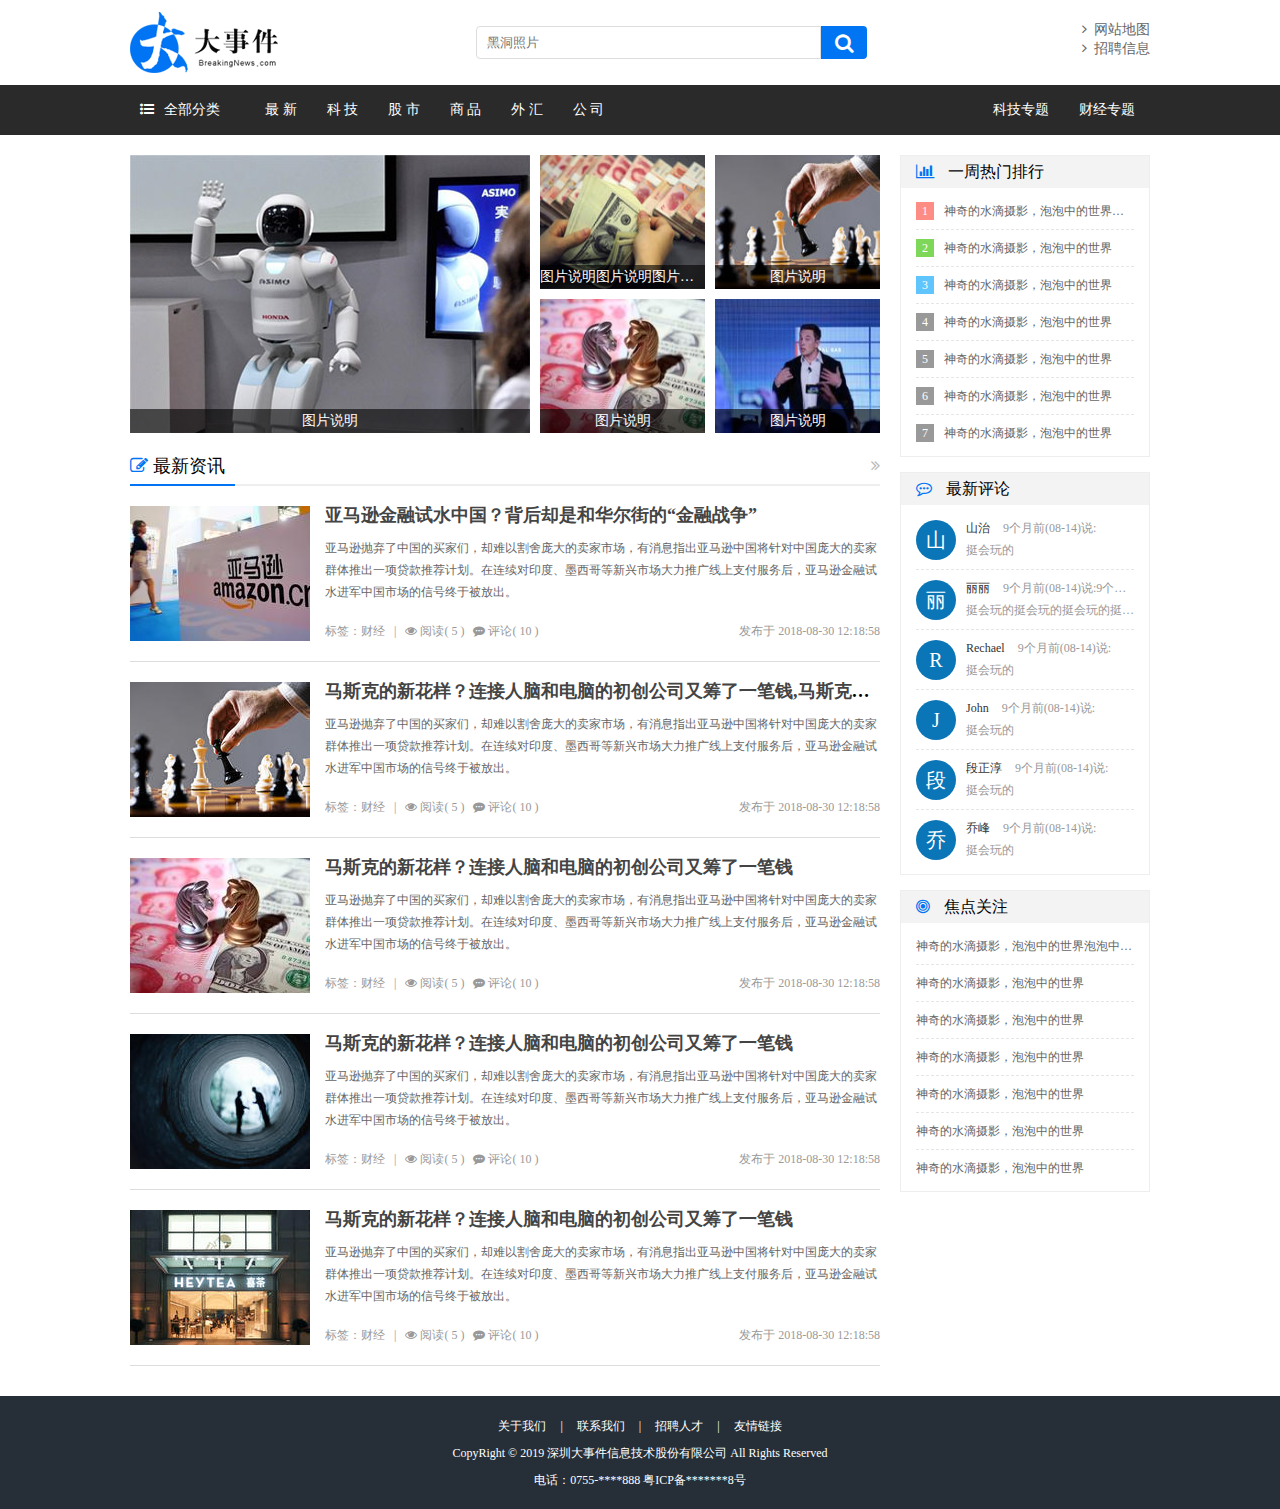
<file: index.html>
<!DOCTYPE html>
<html lang="en">

<head>
    <meta charset="UTF-8">
    <meta name="viewport" content="width=device-width, initial-scale=1.0">
    <meta http-equiv="X-UA-Compatible" content="ie=edge">
    <title>大事件-首页</title>
    <link rel="stylesheet" href="css/reset.css">
    <link rel="stylesheet" href="css/font-awesome.min.css">
    <link rel="stylesheet" href="css/main.css">
</head>

<body>
    <div class="header">
        <a href="#" class="logo fl"><img src="images/logo.png" alt="logo"></a>
        <div class="search_form fl">
            <input type="text" class="search_txt" placeholder="黑洞照片">
            <button class="search_btn"><i class="fa fa-search"></i></button>
        </div>
        <div class="link_info fr">
            <a href="#"><i class="fa fa-angle-right"></i>&nbsp;&nbsp;网站地图</a><br>
            <a href="#"><i class="fa fa-angle-right"></i>&nbsp;&nbsp;招聘信息</a>
        </div>
    </div>

    <div class="menu_con">
        <div class="menu">
            <div class="menu_collapse fl">
                <a href="javascript:;" class="level_one"><i class="fa fa-list-ul"></i>全部分类</a>
                <ul class="level_two">
                    <li class="up"></li>
                    <li><a href="./list.html">最 新</a></li>
                    <li><a href="./list.html">科 技</a></li>
                    <li><a href="./list.html">股 市</a></li>
                    <li><a href="./list.html">商 品</a></li>
                    <li><a href="./list.html">外 汇</a></li>
                    <li><a href="./list.html">公 司</a></li>
                </ul>
            </div>
            <ul class="left_menu fl">
                <li><a href="#">最 新</a></li>
                <li><a href="#">科 技</a></li>
                <li><a href="#">股 市</a></li>
                <li><a href="#">商 品</a></li>
                <li><a href="#">外 汇</a></li>
                <li><a href="#">公 司</a></li>
            </ul>
            <ul class="right_menu fr">
                <li><a href="#">科技专题</a></li>
                <li><a href="#">财经专题</a></li>
            </ul>
        </div>
    </div>

    <div class="main_con clearfix">
        <div class="left_con">
            <ul class="focus_list">
                <li class="first">
                    <a href="#"><img src="images/pic01.jpg" alt=""></a>
                    <p>图片说明</p>
                </li>
                <li>
                    <a href="#"><img src="images/pic02.jpg" alt=""></a>
                    <p>图片说明图片说明图片说明图片说明图片说明图片说明图片说明图片说明图片说明</p>
                </li>
                <li>
                    <a href="#"><img src="images/pic03.jpg" alt=""></a>
                    <p>图片说明</p>
                </li>
                <li>
                    <a href="#"><img src="images/pic05.jpg" alt=""></a>
                    <p>图片说明</p>
                </li>
                <li>
                    <a href="#"><img src="images/pic06.jpg" alt=""></a>
                    <p>图片说明</p>
                </li>
            </ul>

            <div class="common_title">
                <h3><i class="fa fa-edit"></i> 最新资讯</h3>
                <a href="#" class="more"><i class="fa fa-angle-double-right"></i></a>
            </div>

            <div class="common_news">
                <div class="common_news_list">
                    <a href="#" class="list_pic"><img src="images/pic09.jpg" alt=""></a>
                    <h4><a href="#">亚马逊金融试水中国？背后却是和华尔街的“金融战争” </a></h4>
                    <p>亚马逊抛弃了中国的买家们，却难以割舍庞大的卖家市场，有消息指出亚马逊中国将针对中国庞大的卖家群体推出一项贷款推荐计划。在连续对印度、墨西哥等新兴市场大力推广线上支付服务后，亚马逊金融试水进军中国市场的信号终于被放出。
                    </p>
                    <div class="new_info">
                        <span>标签：财经&nbsp;&nbsp;&nbsp;|&nbsp;&nbsp;&nbsp;<i class="fa fa-eye"></i>&nbsp;阅读( 5
                            )&nbsp;&nbsp;&nbsp;<i class="fa fa-commenting"></i>&nbsp;评论( 10 )</span>
                        <b>发布于 2018-08-30 12:18:58</b>
                    </div>
                </div>

                <div class="common_news_list">
                    <a href="#" class="list_pic"><img src="images/pic03.jpg" alt=""></a>
                    <h4><a href="#">马斯克的新花样？连接人脑和电脑的初创公司又筹了一笔钱,马斯克的新花样？连接人脑和电脑的初创公司又筹了一笔钱</a></h4>
                    <p>亚马逊抛弃了中国的买家们，却难以割舍庞大的卖家市场，有消息指出亚马逊中国将针对中国庞大的卖家群体推出一项贷款推荐计划。在连续对印度、墨西哥等新兴市场大力推广线上支付服务后，亚马逊金融试水进军中国市场的信号终于被放出。
                    </p>
                    <div class="new_info">
                        <span>标签：财经&nbsp;&nbsp;&nbsp;|&nbsp;&nbsp;&nbsp;<i class="fa fa-eye"></i>&nbsp;阅读( 5
                            )&nbsp;&nbsp;&nbsp;<i class="fa fa-commenting"></i>&nbsp;评论( 10 )</span>
                        <b>发布于 2018-08-30 12:18:58</b>
                    </div>
                </div>

                <div class="common_news_list">
                    <a href="#" class="list_pic"><img src="images/pic05.jpg" alt=""></a>
                    <h4><a href="#">马斯克的新花样？连接人脑和电脑的初创公司又筹了一笔钱</a></h4>
                    <p>亚马逊抛弃了中国的买家们，却难以割舍庞大的卖家市场，有消息指出亚马逊中国将针对中国庞大的卖家群体推出一项贷款推荐计划。在连续对印度、墨西哥等新兴市场大力推广线上支付服务后，亚马逊金融试水进军中国市场的信号终于被放出。
                    </p>
                    <div class="new_info">
                        <span>标签：财经&nbsp;&nbsp;&nbsp;|&nbsp;&nbsp;&nbsp;<i class="fa fa-eye"></i>&nbsp;阅读( 5
                            )&nbsp;&nbsp;&nbsp;<i class="fa fa-commenting"></i>&nbsp;评论( 10 )</span>
                        <b>发布于 2018-08-30 12:18:58</b>
                    </div>
                </div>

                <div class="common_news_list">
                    <a href="#" class="list_pic"><img src="images/pic07.jpg" alt=""></a>
                    <h4><a href="#">马斯克的新花样？连接人脑和电脑的初创公司又筹了一笔钱</a></h4>
                    <p>亚马逊抛弃了中国的买家们，却难以割舍庞大的卖家市场，有消息指出亚马逊中国将针对中国庞大的卖家群体推出一项贷款推荐计划。在连续对印度、墨西哥等新兴市场大力推广线上支付服务后，亚马逊金融试水进军中国市场的信号终于被放出。
                    </p>
                    <div class="new_info">
                        <span>标签：财经&nbsp;&nbsp;&nbsp;|&nbsp;&nbsp;&nbsp;<i class="fa fa-eye"></i>&nbsp;阅读( 5
                            )&nbsp;&nbsp;&nbsp;<i class="fa fa-commenting"></i>&nbsp;评论( 10 )</span>
                        <b>发布于 2018-08-30 12:18:58</b>
                    </div>
                </div>

                <div class="common_news_list">
                    <a href="#" class="list_pic"><img src="images/pic10.jpg" alt=""></a>
                    <h4><a href="#">马斯克的新花样？连接人脑和电脑的初创公司又筹了一笔钱</a></h4>
                    <p>亚马逊抛弃了中国的买家们，却难以割舍庞大的卖家市场，有消息指出亚马逊中国将针对中国庞大的卖家群体推出一项贷款推荐计划。在连续对印度、墨西哥等新兴市场大力推广线上支付服务后，亚马逊金融试水进军中国市场的信号终于被放出。
                    </p>
                    <div class="new_info">
                        <span>标签：财经&nbsp;&nbsp;&nbsp;|&nbsp;&nbsp;&nbsp;<i class="fa fa-eye"></i>&nbsp;阅读( 5
                            )&nbsp;&nbsp;&nbsp;<i class="fa fa-commenting"></i>&nbsp;评论( 10 )</span>
                        <b>发布于 2018-08-30 12:18:58</b>
                    </div>
                </div>
            </div>

        </div>
        <div class="right_con">
            <div class="common_wrap">
                <h3><i class="fa fa-bar-chart"></i> 一周热门排行</h3>
                <ul class="content_list hotrank_list">
                    <li><span class="first">1</span><a href="#">神奇的水滴摄影，泡泡中的世界泡泡中的世界</a></li>
                    <li><span class="second">2</span><a href="#">神奇的水滴摄影，泡泡中的世界</a></li>
                    <li><span class="third">3</span><a href="#">神奇的水滴摄影，泡泡中的世界</a></li>
                    <li><span>4</span><a href="#">神奇的水滴摄影，泡泡中的世界</a></li>
                    <li><span>5</span><a href="#">神奇的水滴摄影，泡泡中的世界</a></li>
                    <li><span>6</span><a href="#">神奇的水滴摄影，泡泡中的世界</a></li>
                    <li><span>7</span><a href="#">神奇的水滴摄影，泡泡中的世界</a></li>
                </ul>
            </div>
            <div class="common_wrap">
                <h3><i class="fa fa-commenting-o"></i> 最新评论</h3>
                <ul class="content_list comment_list">
                    <li>
                        <span>山</span>
                        <b><em>山治</em> 9个月前(08-14)说:</b>
                        <strong>挺会玩的</strong>
                    </li>
                    <li>
                        <span>丽</span>
                        <b><em>丽丽</em> 9个月前(08-14)说:9个月前(08-14)说:9个月前(08-14)说:</b>
                        <strong>挺会玩的挺会玩的挺会玩的挺会玩的</strong>
                    </li>
                    <li>
                        <span>R</span>
                        <b><em>Rechael</em> 9个月前(08-14)说:</b>
                        <strong>挺会玩的</strong>
                    </li>
                    <li>
                        <span>J</span>
                        <b><em>John</em> 9个月前(08-14)说:</b>
                        <strong>挺会玩的</strong>
                    </li>
                    <li>
                        <span>段</span>
                        <b><em>段正淳</em> 9个月前(08-14)说:</b>
                        <strong>挺会玩的</strong>
                    </li>
                    <li>
                        <span>乔</span>
                        <b><em>乔峰</em> 9个月前(08-14)说:</b>
                        <strong>挺会玩的</strong>
                    </li>
                </ul>
            </div>
            <div class="common_wrap">
                <h3><i class="fa fa-bullseye"></i> 焦点关注</h3>
                <ul class="content_list guanzhu_list">
                    <li><a href="#">神奇的水滴摄影，泡泡中的世界泡泡中的世界</a></li>
                    <li><a href="#">神奇的水滴摄影，泡泡中的世界</a></li>
                    <li><a href="#">神奇的水滴摄影，泡泡中的世界</a></li>
                    <li><a href="#">神奇的水滴摄影，泡泡中的世界</a></li>
                    <li><a href="#">神奇的水滴摄影，泡泡中的世界</a></li>
                    <li><a href="#">神奇的水滴摄影，泡泡中的世界</a></li>
                    <li><a href="#">神奇的水滴摄影，泡泡中的世界</a></li>
                </ul>
            </div>
        </div>
    </div>

    <div class="footer clearfix">
        <div class="foot_link">
            <a href="#">关于我们</a>
            <span>|</span>
            <a href="#">联系我们</a>
            <span>|</span>
            <a href="#">招聘人才</a>
            <span>|</span>
            <a href="#">友情链接</a>
        </div>
        <p>CopyRight © 2019 深圳大事件信息技术股份有限公司 All Rights Reserved</p>
        <p>电话：0755-****888 粤ICP备*******8号</p>
    </div>

    <!-- 导入模板引擎js文件 -->
    <script src="./js/template-web.js"></script>
    <!-- 引入jq文件 -->
    <script src="./js/jquery-1.12.4.min.js"></script>
</body>

</html>
</file>
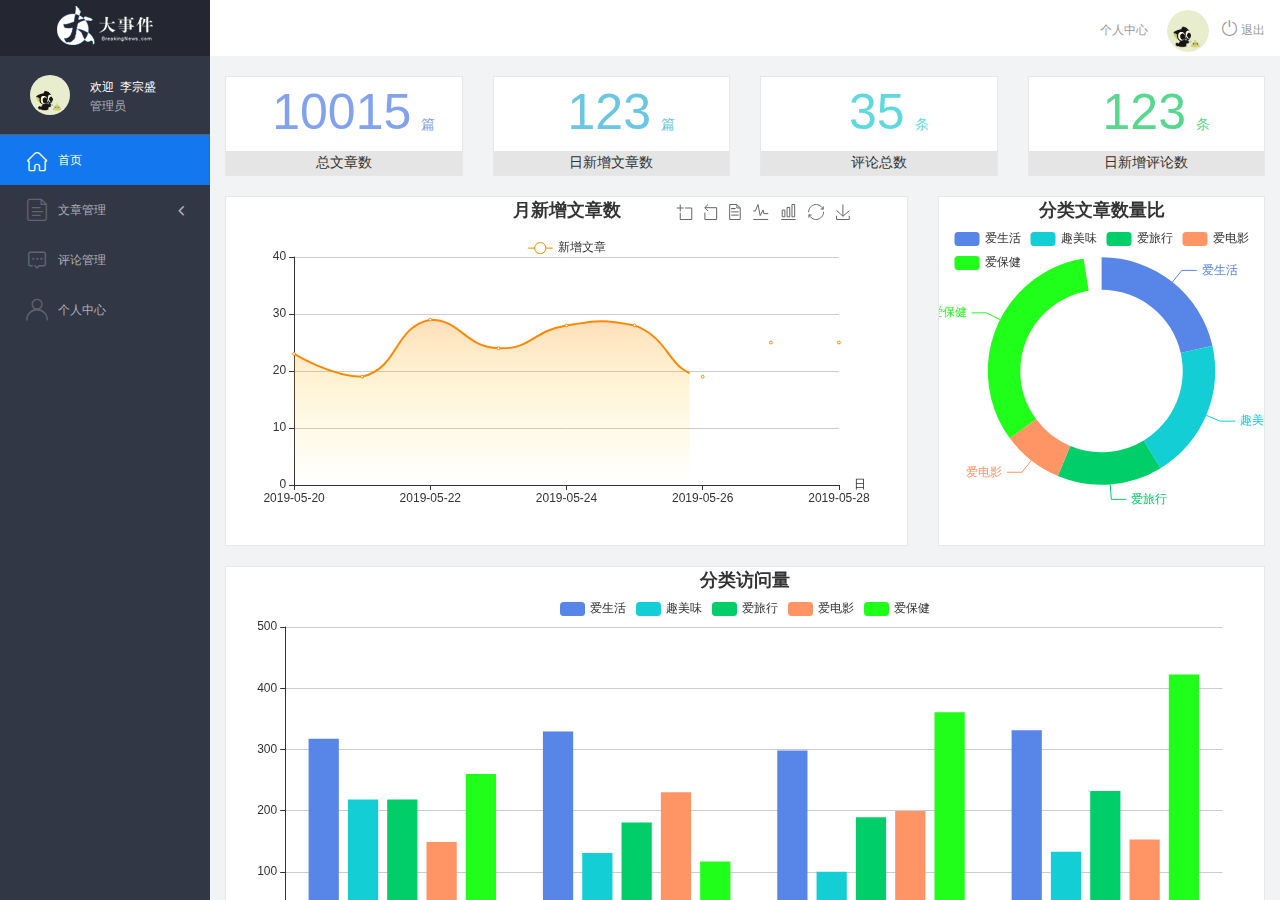
<file: admin/index.html>
<!DOCTYPE html>
<html lang="en">

<head>
    <meta charset="UTF-8">
    <meta name="viewport" content="width=device-width, initial-scale=1.0">
    <meta http-equiv="X-UA-Compatible" content="ie=edge">
    <title>大事件-后台首页</title>
    <link rel="stylesheet" href="./libs/bootstrap/css/bootstrap.min.css">
    <link rel="stylesheet" href="css/reset.css">
    <link rel="stylesheet" href="css/iconfont.css">
    <link rel="stylesheet" href="css/main.css">
    <script src="./libs/jquery-1.12.4.min.js"></script>
    <!-- 导入bootstrap的js文件 -->
    <script src="./libs/bootstrap/js/bootstrap.min.js"></script>
</head>

<body>
    <div class="sider">
        <a href="#" class="logo"><img src="images/logo02.png" alt="logo"></a>
        <div class="user_info">
            <img src="images/2.jpg" alt="person">
            <span>欢迎&nbsp;&nbsp;李宗盛</span>
            <b>管理员</b>
        </div>
        <!-- 左侧导航栏 -->
        <div class="menu">
            <div class="level01 active"><a href="./main_count.html" target="main_frame"><i
                        class="iconfont icon-yidiandiantubiao04"></i><span>首页</span></a></div>
            <div class="level01"><a href=""><i class="iconfont icon-icon-article"></i><span>文章管理</span><b
                        class="iconfont icon-arrowdownl"></b></a></div>
            <ul class="level02">
                <li><a href="./article_list.html" target="main_frame"><i class="iconfont icon-previewright"></i><span>文章列表</span></a></li>
                <li><a href="./article_edit.html" target="main_frame"><i class="iconfont icon-previewright"></i><span>发表文章</span></a></li>
                <li><a href="./article_category.html" target="main_frame"><i class="iconfont icon-previewright"></i><span>文章类别管理</span></a>
                </li>
            </ul>

            <div class="level01"><a href="./comment_list.html" target="main_frame"><i
                        class="iconfont icon-comment"></i><span>评论管理</span></a></div>
            <div class="level01" id="user"><a href="./user.html" target="main_frame"><i
                        class="iconfont icon-user"></i><span>个人中心</span></a></div>
        </div>
        <!-- 顶部栏 -->
        <div class="header_bar">
            <div class="user_center_link">
                <a href="./user.html" target="main_frame">个人中心</a>
                <img src="images/2.jpg" alt="person">
                <a href="javascript:void(0)" class="logout"><i class="iconfont icon-tuichu"></i> 退出</a>
            </div>
        </div>
        <!-- 右侧主体内容 -->
        <div class="main" id="main_body">
            <iframe src="./main_count.html" name="main_frame" frameborder="0"></iframe>
        </div>
    </div>

    <script>
        $(function() {
            $('.level01:eq(1)').click(function() {
                $(this).next('.level02').slideToggle()
            })
            $('leve101').click(function() {
                $(this).addClass('active').siblings.removeClass('active');
            })
        })
    </script>

</body>

</html>
</file>
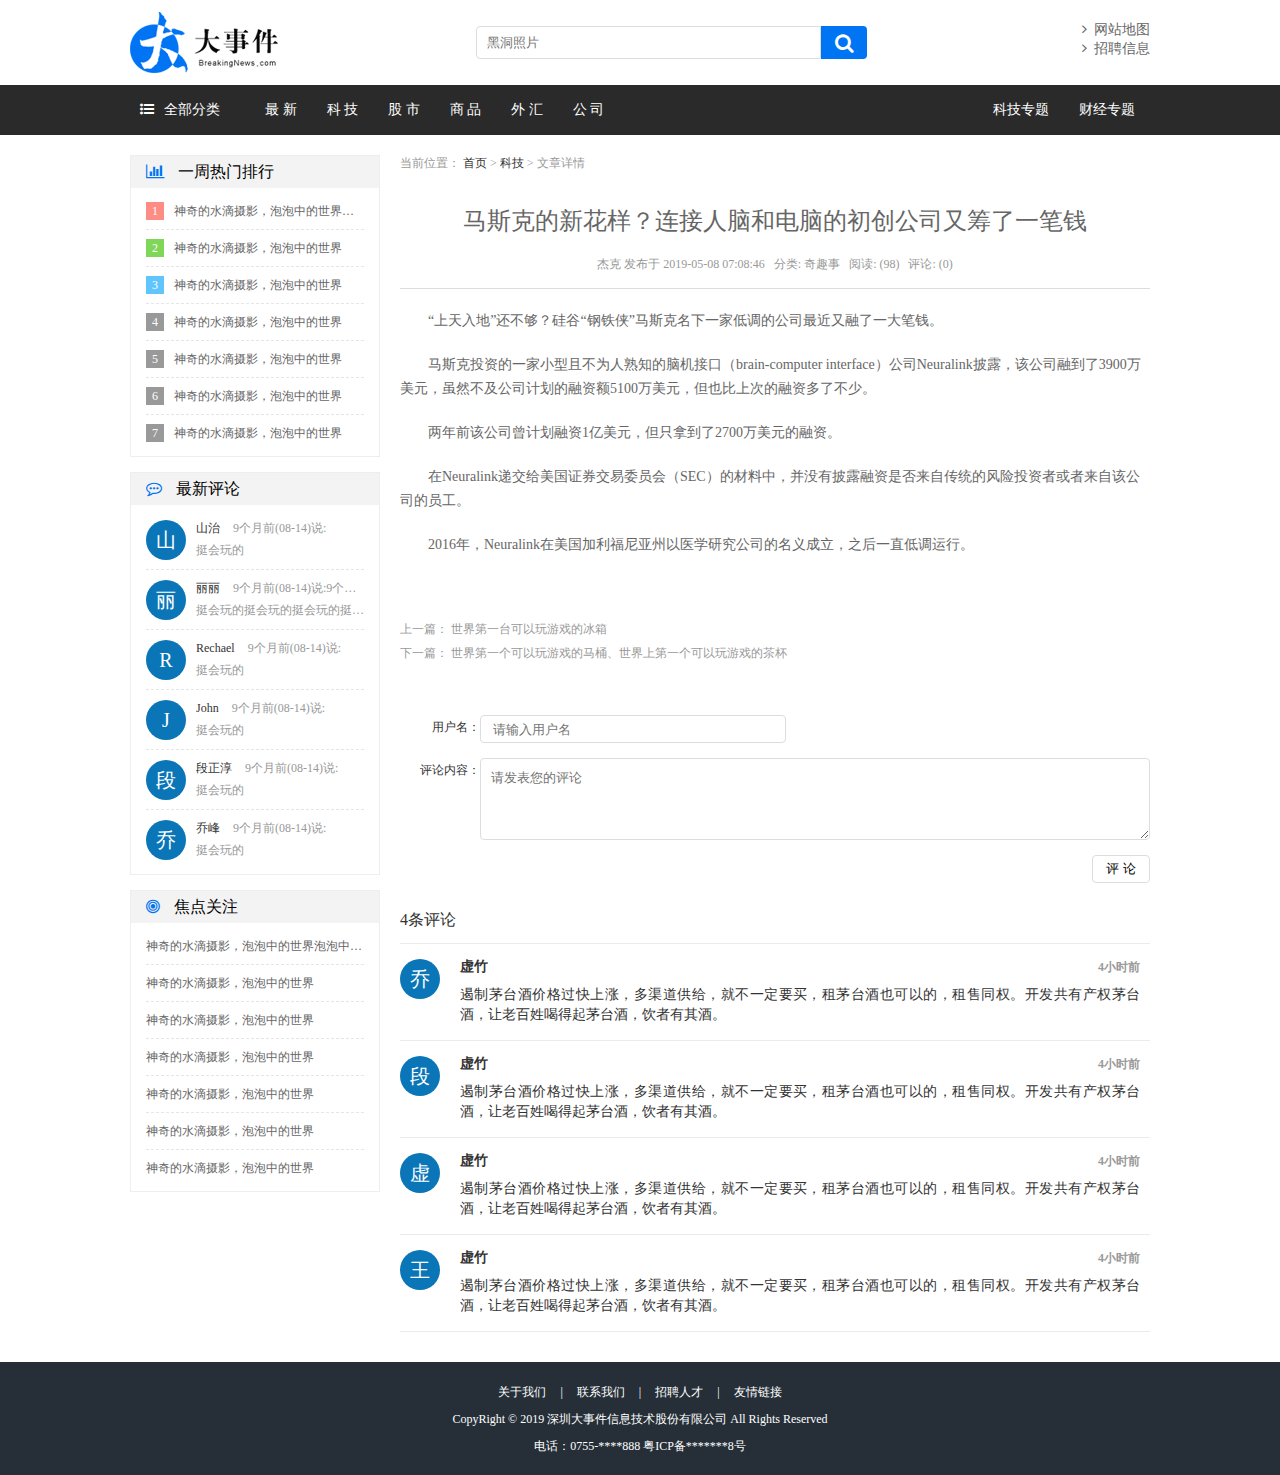
<file: article.html>
<!DOCTYPE html>
<html lang="en">

<head>
    <meta charset="UTF-8">
    <meta name="viewport" content="width=device-width, initial-scale=1.0">
    <meta http-equiv="X-UA-Compatible" content="ie=edge">
    <title>大事件-文章</title>
    <link rel="stylesheet" type="text/css" href="css/reset.css">
    <link rel="stylesheet" href="css/font-awesome.min.css">
    <link rel="stylesheet" type="text/css" href="css/main.css">
</head>

<body>
    <div class="header">
        <a href="#" class="logo fl"><img src="images/logo.png" alt="logo"></a>
        <div class="search_form fl">
            <input type="text" class="search_txt" placeholder="黑洞照片">
            <button class="search_btn"><i class="fa fa-search"></i></button>
        </div>
        <div class="link_info fr">
            <a href="#"><i class="fa fa-angle-right"></i>&nbsp;&nbsp;网站地图</a><br>
            <a href="#"><i class="fa fa-angle-right"></i>&nbsp;&nbsp;招聘信息</a>
        </div>
    </div>

    <div class="menu_con">
        <div class="menu">
            <div class="menu_collapse fl">
                <a href="javascript:;" class="level_one"><i class="fa fa-list-ul"></i>全部分类</a>
                <ul class="level_two">
                    <li class="up"></li>
                    <li><a href="#">最 新</a></li>
                    <li><a href="#">科 技</a></li>
                    <li><a href="#">股 市</a></li>
                    <li><a href="#">商 品</a></li>
                    <li><a href="#">外 汇</a></li>
                    <li><a href="#">公 司</a></li>
                </ul>
            </div>
            <ul class="left_menu fl">
                <li><a href="#">最 新</a></li>
                <li><a href="#">科 技</a></li>
                <li><a href="#">股 市</a></li>
                <li><a href="#">商 品</a></li>
                <li><a href="#">外 汇</a></li>
                <li><a href="#">公 司</a></li>
            </ul>
            <ul class="right_menu fr">
                <li><a href="#">科技专题</a></li>
                <li><a href="#">财经专题</a></li>
            </ul>
        </div>
    </div>

    <div class="main_con clearfix">
        <div class="left_con setfr">
            <div class="breadcrumb">
                当前位置： <a href="#">首页</a> &gt; <a href="#">科技</a> &gt; 文章详情
            </div>
            <h3 class="article_title">马斯克的新花样？连接人脑和电脑的初创公司又筹了一笔钱</h3>
            <div class="article_info">杰克 发布于 2019-05-08 07:08:46&nbsp;&nbsp;&nbsp;分类: 奇趣事&nbsp;&nbsp;&nbsp;阅读:
                (98)&nbsp;&nbsp;&nbsp;评论: (0)</div>
            <div class="article_con">

                <p>“上天入地”还不够？硅谷“钢铁侠”马斯克名下一家低调的公司最近又融了一大笔钱。</p>

                <p>马斯克投资的一家小型且不为人熟知的脑机接口（brain-computer
                    interface）公司Neuralink披露，该公司融到了3900万美元，虽然不及公司计划的融资额5100万美元，但也比上次的融资多了不少。</p>

                <p>两年前该公司曾计划融资1亿美元，但只拿到了2700万美元的融资。</p>

                <p>在Neuralink递交给美国证券交易委员会（SEC）的材料中，并没有披露融资是否来自传统的风险投资者或者来自该公司的员工。</p>

                <p>2016年，Neuralink在美国加利福尼亚州以医学研究公司的名义成立，之后一直低调运行。</p>

            </div>
            <div class="article_links">
                上一篇： <a href="#">世界第一台可以玩游戏的冰箱</a><br>
                下一篇： <a href="#">世界第一个可以玩游戏的马桶、世界上第一个可以玩游戏的茶杯</a>
            </div>

            <form action="" class="comment_form">
                <div class="form_group">
                    <label>用户名：</label>
                    <input type="text" placeholder="请输入用户名" class="comment_name">
                </div>
                <div class="form_group">
                    <label>评论内容：</label>
                    <textarea placeholder="请发表您的评论" class="comment_input"></textarea>
                </div>
                <div class="form_group">
                    <input type="submit" name="" value="评 论" class="comment_sub"></div>
            </form>

            <div class="comment_count">
                4条评论
            </div>

            <div class="comment_list_con">
                <div class="comment_detail_list">
                    <div class="person_pic fl">乔</div>
                    <div class="name_time fl"><b>虚竹</b><span>4小时前</span></div>
                    <div class="comment_text fl">
                        遏制茅台酒价格过快上涨，多渠道供给，就不一定要买，租茅台酒也可以的，租售同权。开发共有产权茅台酒，让老百姓喝得起茅台酒，饮者有其酒。
                    </div>
                </div>
                <div class="comment_detail_list">
                    <div class="person_pic fl">段</div>
                    <div class="name_time fl"><b>虚竹</b><span>4小时前</span></div>
                    <div class="comment_text fl">
                        遏制茅台酒价格过快上涨，多渠道供给，就不一定要买，租茅台酒也可以的，租售同权。开发共有产权茅台酒，让老百姓喝得起茅台酒，饮者有其酒。
                    </div>
                </div>
                <div class="comment_detail_list">
                    <div class="person_pic fl">虚</div>
                    <div class="name_time fl"><b>虚竹</b><span>4小时前</span></div>
                    <div class="comment_text fl">
                        遏制茅台酒价格过快上涨，多渠道供给，就不一定要买，租茅台酒也可以的，租售同权。开发共有产权茅台酒，让老百姓喝得起茅台酒，饮者有其酒。
                    </div>
                </div>
                <div class="comment_detail_list">
                    <div class="person_pic fl">王</div>
                    <div class="name_time fl"><b>虚竹</b><span>4小时前</span></div>
                    <div class="comment_text fl">
                        遏制茅台酒价格过快上涨，多渠道供给，就不一定要买，租茅台酒也可以的，租售同权。开发共有产权茅台酒，让老百姓喝得起茅台酒，饮者有其酒。
                    </div>
                </div>
            </div>
        </div>
        <div class="right_con setfl">
            <div class="common_wrap">
                <h3><i class="fa fa-bar-chart"></i> 一周热门排行</h3>
                <ul class="content_list">
                    <li><span class="first">1</span><a href="#">神奇的水滴摄影，泡泡中的世界泡泡中的世界</a></li>
                    <li><span class="second">2</span><a href="#">神奇的水滴摄影，泡泡中的世界</a></li>
                    <li><span class="third">3</span><a href="#">神奇的水滴摄影，泡泡中的世界</a></li>
                    <li><span>4</span><a href="#">神奇的水滴摄影，泡泡中的世界</a></li>
                    <li><span>5</span><a href="#">神奇的水滴摄影，泡泡中的世界</a></li>
                    <li><span>6</span><a href="#">神奇的水滴摄影，泡泡中的世界</a></li>
                    <li><span>7</span><a href="#">神奇的水滴摄影，泡泡中的世界</a></li>
                </ul>
            </div>
            <div class="common_wrap">
                <h3><i class="fa fa-commenting-o"></i> 最新评论</h3>
                <ul class="content_list comment_list">
                    <li>
                        <span>山</span>
                        <b><em>山治</em> 9个月前(08-14)说:</b>
                        <strong>挺会玩的</strong>
                    </li>
                    <li>
                        <span>丽</span>
                        <b><em>丽丽</em> 9个月前(08-14)说:9个月前(08-14)说:9个月前(08-14)说:</b>
                        <strong>挺会玩的挺会玩的挺会玩的挺会玩的</strong>
                    </li>
                    <li>
                        <span>R</span>
                        <b><em>Rechael</em> 9个月前(08-14)说:</b>
                        <strong>挺会玩的</strong>
                    </li>
                    <li>
                        <span>J</span>
                        <b><em>John</em> 9个月前(08-14)说:</b>
                        <strong>挺会玩的</strong>
                    </li>
                    <li>
                        <span>段</span>
                        <b><em>段正淳</em> 9个月前(08-14)说:</b>
                        <strong>挺会玩的</strong>
                    </li>
                    <li>
                        <span>乔</span>
                        <b><em>乔峰</em> 9个月前(08-14)说:</b>
                        <strong>挺会玩的</strong>
                    </li>
                </ul>
            </div>
            <div class="common_wrap">
                <h3><i class="fa fa-bullseye"></i> 焦点关注</h3>
                <ul class="content_list guanzhu_list">
                    <li><a href="#">神奇的水滴摄影，泡泡中的世界泡泡中的世界</a></li>
                    <li><a href="#">神奇的水滴摄影，泡泡中的世界</a></li>
                    <li><a href="#">神奇的水滴摄影，泡泡中的世界</a></li>
                    <li><a href="#">神奇的水滴摄影，泡泡中的世界</a></li>
                    <li><a href="#">神奇的水滴摄影，泡泡中的世界</a></li>
                    <li><a href="#">神奇的水滴摄影，泡泡中的世界</a></li>
                    <li><a href="#">神奇的水滴摄影，泡泡中的世界</a></li>
                </ul>
            </div>
        </div>
    </div>

    <div class="footer clearfix">
        <div class="foot_link">
            <a href="#">关于我们</a>
            <span>|</span>
            <a href="#">联系我们</a>
            <span>|</span>
            <a href="#">招聘人才</a>
            <span>|</span>
            <a href="#">友情链接</a>
        </div>
        <p>CopyRight © 2019 深圳大事件信息技术股份有限公司 All Rights Reserved</p>
        <p>电话：0755-****888 粤ICP备*******8号</p>
    </div>

    <!-- 引入模板引擎js文件 -->
    <script src="./js/template-web.js"></script>
    <script src="./js/jquery-1.12.4.min.js"></script>

</body>

</html>
</file>
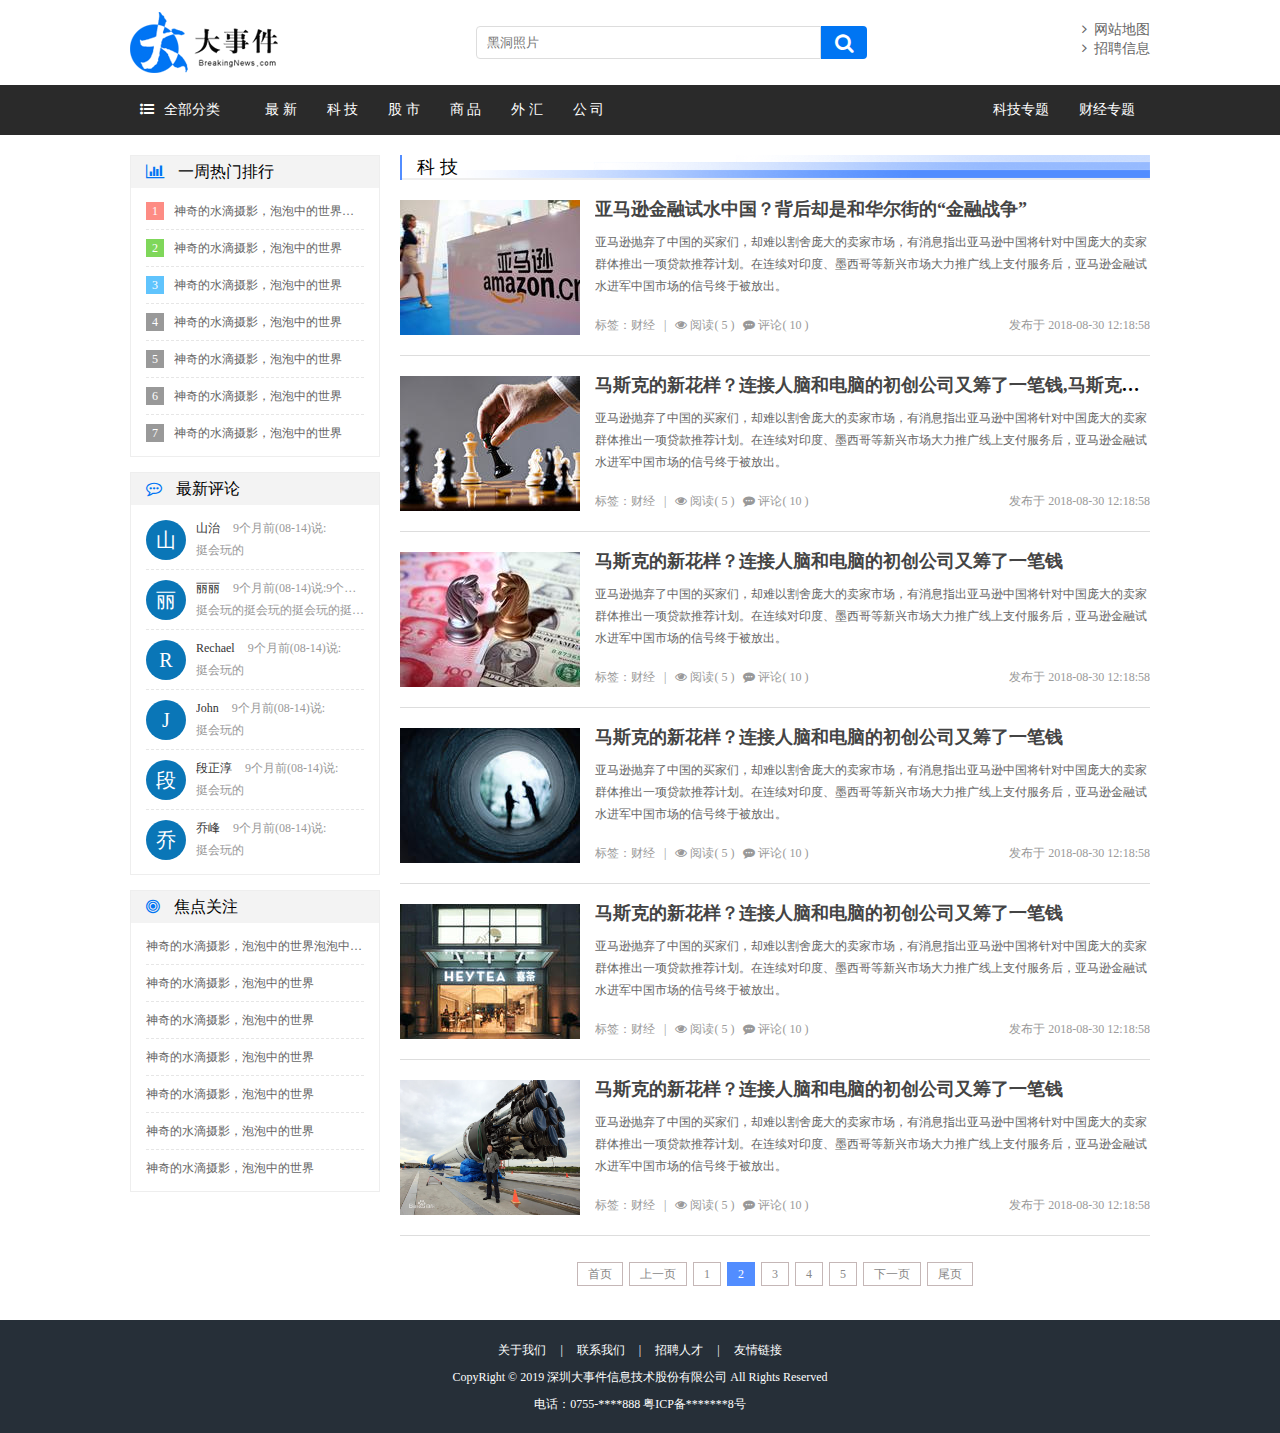
<file: list.html>
<!DOCTYPE html>
<html lang="en">

<head>
    <meta charset="UTF-8">
    <meta name="viewport" content="width=device-width, initial-scale=1.0">
    <meta http-equiv="X-UA-Compatible" content="ie=edge">
    <title>大事件-列表页</title>
    <link rel="stylesheet" type="text/css" href="css/reset.css">
    <link rel="stylesheet" href="css/font-awesome.min.css">
    <link rel="stylesheet" type="text/css" href="css/jquery.pagination.css">
    <link rel="stylesheet" type="text/css" href="css/main.css">
    <script type="text/javascript" src="js/jquery-1.12.4.min.js"></script>
    <script type="text/javascript" src="js/jquery.pagination.min.js"></script>
</head>

<body>
    <div class="header">
        <a href="#" class="logo fl"><img src="images/logo.png" alt="logo"></a>
        <div class="search_form fl">
            <input type="text" class="search_txt" placeholder="黑洞照片">
            <button class="search_btn"><i class="fa fa-search"></i></button>
        </div>
        <div class="link_info fr">
            <a href="#"><i class="fa fa-angle-right"></i>&nbsp;&nbsp;网站地图</a><br>
            <a href="#"><i class="fa fa-angle-right"></i>&nbsp;&nbsp;招聘信息</a>
        </div>
    </div>

    <div class="menu_con">
        <div class="menu">
            <div class="menu_collapse fl">
                <a href="javascript:;" class="level_one"><i class="fa fa-list-ul"></i>全部分类</a>
                <ul class="level_two">
                    <li class="up"></li>
                    <li><a href="#">最 新</a></li>
                    <li><a href="#">科 技</a></li>
                    <li><a href="#">股 市</a></li>
                    <li><a href="#">商 品</a></li>
                    <li><a href="#">外 汇</a></li>
                    <li><a href="#">公 司</a></li>
                </ul>
            </div>
            <ul class="left_menu fl">
                <li><a href="#">最 新</a></li>
                <li><a href="#">科 技</a></li>
                <li><a href="#">股 市</a></li>
                <li><a href="#">商 品</a></li>
                <li><a href="#">外 汇</a></li>
                <li><a href="#">公 司</a></li>
            </ul>
            <ul class="right_menu fr">
                <li><a href="#">科技专题</a></li>
                <li><a href="#">财经专题</a></li>
            </ul>
        </div>
    </div>

    <div class="main_con clearfix">
        <div class="left_con setfr">

            <div class="list_title">
                <h3>科 技</h3>
            </div>

            <div class="common_news_list">
                <a href="#" class="list_pic"><img src="images/pic09.jpg" alt=""></a>
                <h4><a href="#">亚马逊金融试水中国？背后却是和华尔街的“金融战争” </a></h4>
                <p>亚马逊抛弃了中国的买家们，却难以割舍庞大的卖家市场，有消息指出亚马逊中国将针对中国庞大的卖家群体推出一项贷款推荐计划。在连续对印度、墨西哥等新兴市场大力推广线上支付服务后，亚马逊金融试水进军中国市场的信号终于被放出。
                </p>
                <div class="new_info">
                    <span>标签：财经&nbsp;&nbsp;&nbsp;|&nbsp;&nbsp;&nbsp;<i class="fa fa-eye"></i>&nbsp;阅读( 5
                        )&nbsp;&nbsp;&nbsp;<i class="fa fa-commenting"></i>&nbsp;评论( 10 )</span>
                    <b>发布于 2018-08-30 12:18:58</b>
                </div>
            </div>

            <div class="common_news_list">
                <a href="#" class="list_pic"><img src="images/pic03.jpg" alt=""></a>
                <h4><a href="#">马斯克的新花样？连接人脑和电脑的初创公司又筹了一笔钱,马斯克的新花样？连接人脑和电脑的初创公司又筹了一笔钱</a></h4>
                <p>亚马逊抛弃了中国的买家们，却难以割舍庞大的卖家市场，有消息指出亚马逊中国将针对中国庞大的卖家群体推出一项贷款推荐计划。在连续对印度、墨西哥等新兴市场大力推广线上支付服务后，亚马逊金融试水进军中国市场的信号终于被放出。
                </p>
                <div class="new_info">
                    <span>标签：财经&nbsp;&nbsp;&nbsp;|&nbsp;&nbsp;&nbsp;<i class="fa fa-eye"></i>&nbsp;阅读( 5
                        )&nbsp;&nbsp;&nbsp;<i class="fa fa-commenting"></i>&nbsp;评论( 10 )</span>
                    <b>发布于 2018-08-30 12:18:58</b>
                </div>
            </div>

            <div class="common_news_list">
                <a href="#" class="list_pic"><img src="images/pic05.jpg" alt=""></a>
                <h4><a href="#">马斯克的新花样？连接人脑和电脑的初创公司又筹了一笔钱</a></h4>
                <p>亚马逊抛弃了中国的买家们，却难以割舍庞大的卖家市场，有消息指出亚马逊中国将针对中国庞大的卖家群体推出一项贷款推荐计划。在连续对印度、墨西哥等新兴市场大力推广线上支付服务后，亚马逊金融试水进军中国市场的信号终于被放出。
                </p>
                <div class="new_info">
                    <span>标签：财经&nbsp;&nbsp;&nbsp;|&nbsp;&nbsp;&nbsp;<i class="fa fa-eye"></i>&nbsp;阅读( 5
                        )&nbsp;&nbsp;&nbsp;<i class="fa fa-commenting"></i>&nbsp;评论( 10 )</span>
                    <b>发布于 2018-08-30 12:18:58</b>
                </div>
            </div>

            <div class="common_news_list">
                <a href="#" class="list_pic"><img src="images/pic07.jpg" alt=""></a>
                <h4><a href="#">马斯克的新花样？连接人脑和电脑的初创公司又筹了一笔钱</a></h4>
                <p>亚马逊抛弃了中国的买家们，却难以割舍庞大的卖家市场，有消息指出亚马逊中国将针对中国庞大的卖家群体推出一项贷款推荐计划。在连续对印度、墨西哥等新兴市场大力推广线上支付服务后，亚马逊金融试水进军中国市场的信号终于被放出。
                </p>
                <div class="new_info">
                    <span>标签：财经&nbsp;&nbsp;&nbsp;|&nbsp;&nbsp;&nbsp;<i class="fa fa-eye"></i>&nbsp;阅读( 5
                        )&nbsp;&nbsp;&nbsp;<i class="fa fa-commenting"></i>&nbsp;评论( 10 )</span>
                    <b>发布于 2018-08-30 12:18:58</b>
                </div>
            </div>

            <div class="common_news_list">
                <a href="#" class="list_pic"><img src="images/pic10.jpg" alt=""></a>
                <h4><a href="#">马斯克的新花样？连接人脑和电脑的初创公司又筹了一笔钱</a></h4>
                <p>亚马逊抛弃了中国的买家们，却难以割舍庞大的卖家市场，有消息指出亚马逊中国将针对中国庞大的卖家群体推出一项贷款推荐计划。在连续对印度、墨西哥等新兴市场大力推广线上支付服务后，亚马逊金融试水进军中国市场的信号终于被放出。
                </p>
                <div class="new_info">
                    <span>标签：财经&nbsp;&nbsp;&nbsp;|&nbsp;&nbsp;&nbsp;<i class="fa fa-eye"></i>&nbsp;阅读( 5
                        )&nbsp;&nbsp;&nbsp;<i class="fa fa-commenting"></i>&nbsp;评论( 10 )</span>
                    <b>发布于 2018-08-30 12:18:58</b>
                </div>
            </div>

            <div class="common_news_list">
                <a href="#" class="list_pic"><img src="images/pic04.jpg" alt=""></a>
                <h4><a href="#">马斯克的新花样？连接人脑和电脑的初创公司又筹了一笔钱</a></h4>
                <p>亚马逊抛弃了中国的买家们，却难以割舍庞大的卖家市场，有消息指出亚马逊中国将针对中国庞大的卖家群体推出一项贷款推荐计划。在连续对印度、墨西哥等新兴市场大力推广线上支付服务后，亚马逊金融试水进军中国市场的信号终于被放出。
                </p>
                <div class="new_info">
                    <span>标签：财经&nbsp;&nbsp;&nbsp;|&nbsp;&nbsp;&nbsp;<i class="fa fa-eye"></i>&nbsp;阅读( 5
                        )&nbsp;&nbsp;&nbsp;<i class="fa fa-commenting"></i>&nbsp;评论( 10 )</span>
                    <b>发布于 2018-08-30 12:18:58</b>
                </div>
            </div>

            <div id="pagination" class="page"></div>
            <script>
                $(function () {
                    $("#pagination").pagination({
                        currentPage: 2,
                        totalPage: 8,
                        callback: function (current) {
                            alert('ok!');
                        }
                    });
                });
            </script>

        </div>
        <div class="right_con setfl">
            <div class="common_wrap">
                <h3><i class="fa fa-bar-chart"></i> 一周热门排行</h3>
                <ul class="content_list">
                    <li><span class="first">1</span><a href="#">神奇的水滴摄影，泡泡中的世界泡泡中的世界</a></li>
                    <li><span class="second">2</span><a href="#">神奇的水滴摄影，泡泡中的世界</a></li>
                    <li><span class="third">3</span><a href="#">神奇的水滴摄影，泡泡中的世界</a></li>
                    <li><span>4</span><a href="#">神奇的水滴摄影，泡泡中的世界</a></li>
                    <li><span>5</span><a href="#">神奇的水滴摄影，泡泡中的世界</a></li>
                    <li><span>6</span><a href="#">神奇的水滴摄影，泡泡中的世界</a></li>
                    <li><span>7</span><a href="#">神奇的水滴摄影，泡泡中的世界</a></li>
                </ul>
            </div>
            <div class="common_wrap">
                <h3><i class="fa fa-commenting-o"></i> 最新评论</h3>
                <ul class="content_list comment_list">
                    <li>
                        <span>山</span>
                        <b><em>山治</em> 9个月前(08-14)说:</b>
                        <strong>挺会玩的</strong>
                    </li>
                    <li>
                        <span>丽</span>
                        <b><em>丽丽</em> 9个月前(08-14)说:9个月前(08-14)说:9个月前(08-14)说:</b>
                        <strong>挺会玩的挺会玩的挺会玩的挺会玩的</strong>
                    </li>
                    <li>
                        <span>R</span>
                        <b><em>Rechael</em> 9个月前(08-14)说:</b>
                        <strong>挺会玩的</strong>
                    </li>
                    <li>
                        <span>J</span>
                        <b><em>John</em> 9个月前(08-14)说:</b>
                        <strong>挺会玩的</strong>
                    </li>
                    <li>
                        <span>段</span>
                        <b><em>段正淳</em> 9个月前(08-14)说:</b>
                        <strong>挺会玩的</strong>
                    </li>
                    <li>
                        <span>乔</span>
                        <b><em>乔峰</em> 9个月前(08-14)说:</b>
                        <strong>挺会玩的</strong>
                    </li>
                </ul>
            </div>
            <div class="common_wrap">
                <h3><i class="fa fa-bullseye"></i> 焦点关注</h3>
                <ul class="content_list guanzhu_list">
                    <li><a href="#">神奇的水滴摄影，泡泡中的世界泡泡中的世界</a></li>
                    <li><a href="#">神奇的水滴摄影，泡泡中的世界</a></li>
                    <li><a href="#">神奇的水滴摄影，泡泡中的世界</a></li>
                    <li><a href="#">神奇的水滴摄影，泡泡中的世界</a></li>
                    <li><a href="#">神奇的水滴摄影，泡泡中的世界</a></li>
                    <li><a href="#">神奇的水滴摄影，泡泡中的世界</a></li>
                    <li><a href="#">神奇的水滴摄影，泡泡中的世界</a></li>
                </ul>
            </div>
        </div>
    </div>

    <div class="footer clearfix">
        <div class="foot_link">
            <a href="#">关于我们</a>
            <span>|</span>
            <a href="#">联系我们</a>
            <span>|</span>
            <a href="#">招聘人才</a>
            <span>|</span>
            <a href="#">友情链接</a>
        </div>
        <p>CopyRight © 2019 深圳大事件信息技术股份有限公司 All Rights Reserved</p>
        <p>电话：0755-****888 粤ICP备*******8号</p>
    </div>
    <!-- 导包template -->
    <script src="./js/template-web.js"></script>
</body>

</html>
</file>
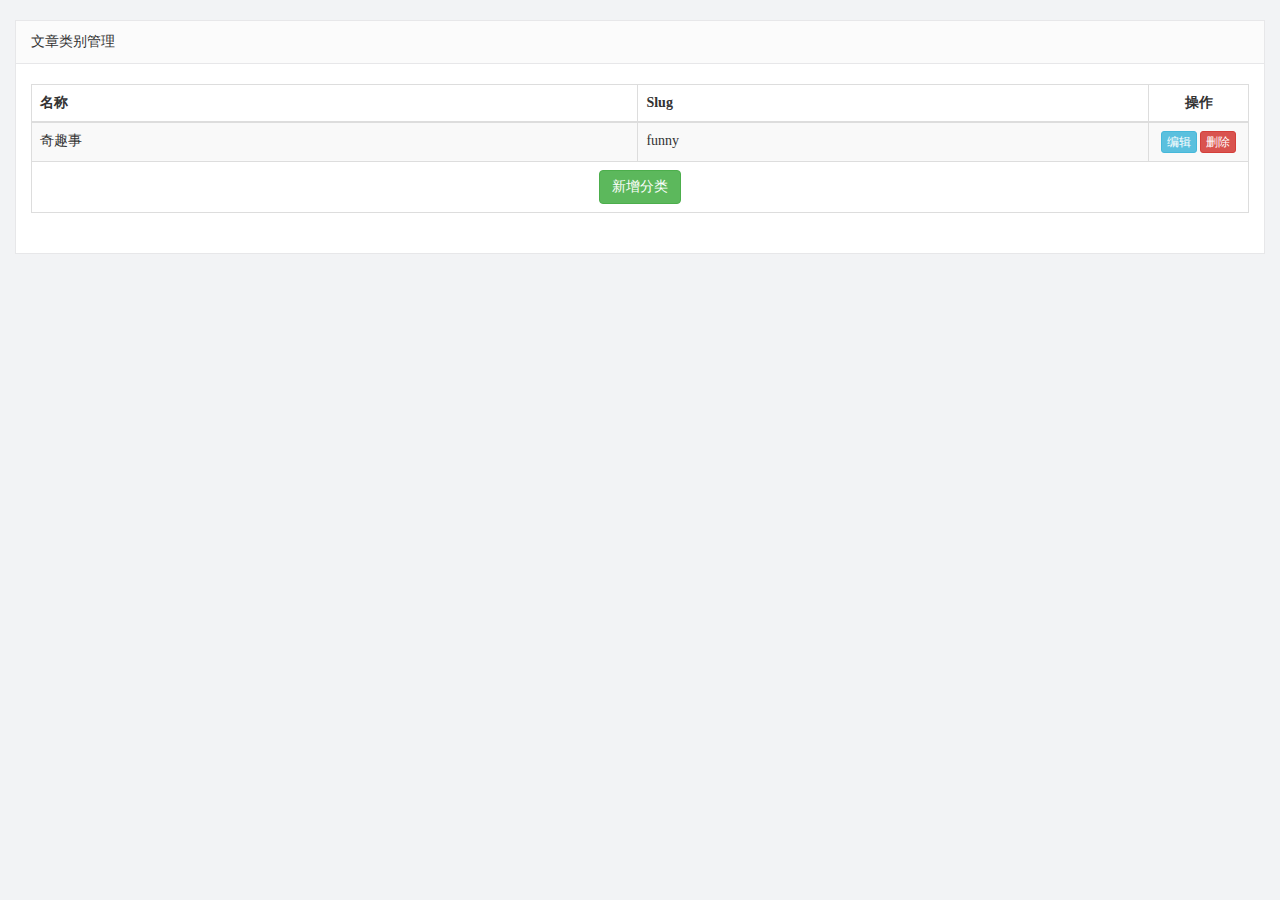
<file: admin/article_category.html>
<!DOCTYPE html>
<html lang="en">

<head>
    <meta charset="UTF-8">
    <meta name="viewport" content="width=device-width, initial-scale=1.0">
    <meta http-equiv="X-UA-Compatible" content="ie=edge">
    <title>文章列表</title>
    <link rel="stylesheet" href="./libs/bootstrap/css/bootstrap.min.css">
    <link rel="stylesheet" href="css/reset.css">
    <link rel="stylesheet" href="css/iconfont.css">
    <link rel="stylesheet" href="css/main.css">
    <script src="./libs/jquery-1.12.4.min.js"></script>
    <script src="./libs/bootstrap/js/bootstrap.min.js"></script>
    <!-- 引入模板引擎js文件 -->
    <script src="./libs/template-web.js"></script>
</head>

<body>
    <div class="container-fluid">
        <div class="common_title">
            文章类别管理
        </div>
        <div class="container-fluid common_con">
            <table class="table table-striped table-bordered table-hover mp20 category_table">
                <thead>
                    <tr>
                        <th>名称</th>
                        <th>Slug</th>
                        <th class="text-center" width="100">操作</th>
                    </tr>
                </thead>
                <tbody>
                    <tr>
                        <td>奇趣事</td>
                        <td>funny</td>
                        <td class="text-center">
                            <a href="javascript:void(0);" data-toggle="modal" class=" btn btn-info btn-xs">编辑</a>
                            <a href="javascript:void(0);" class="btn btn-danger btn-xs">删除</a>
                        </td>
                    </tr>
                </tbody>
                <tfoot>
                    <tr>
                        <td colspan="3" class="text-center">
                            <a href="javascript:void(0)" class="btn btn-success" id="xinzengfenlei" data-toggle="modal"
                                data-target="#myModal">新增分类</a>
                        </td>
                    </tr>
                </tfoot>
            </table>
        </div>
    </div>

</html>
</file>
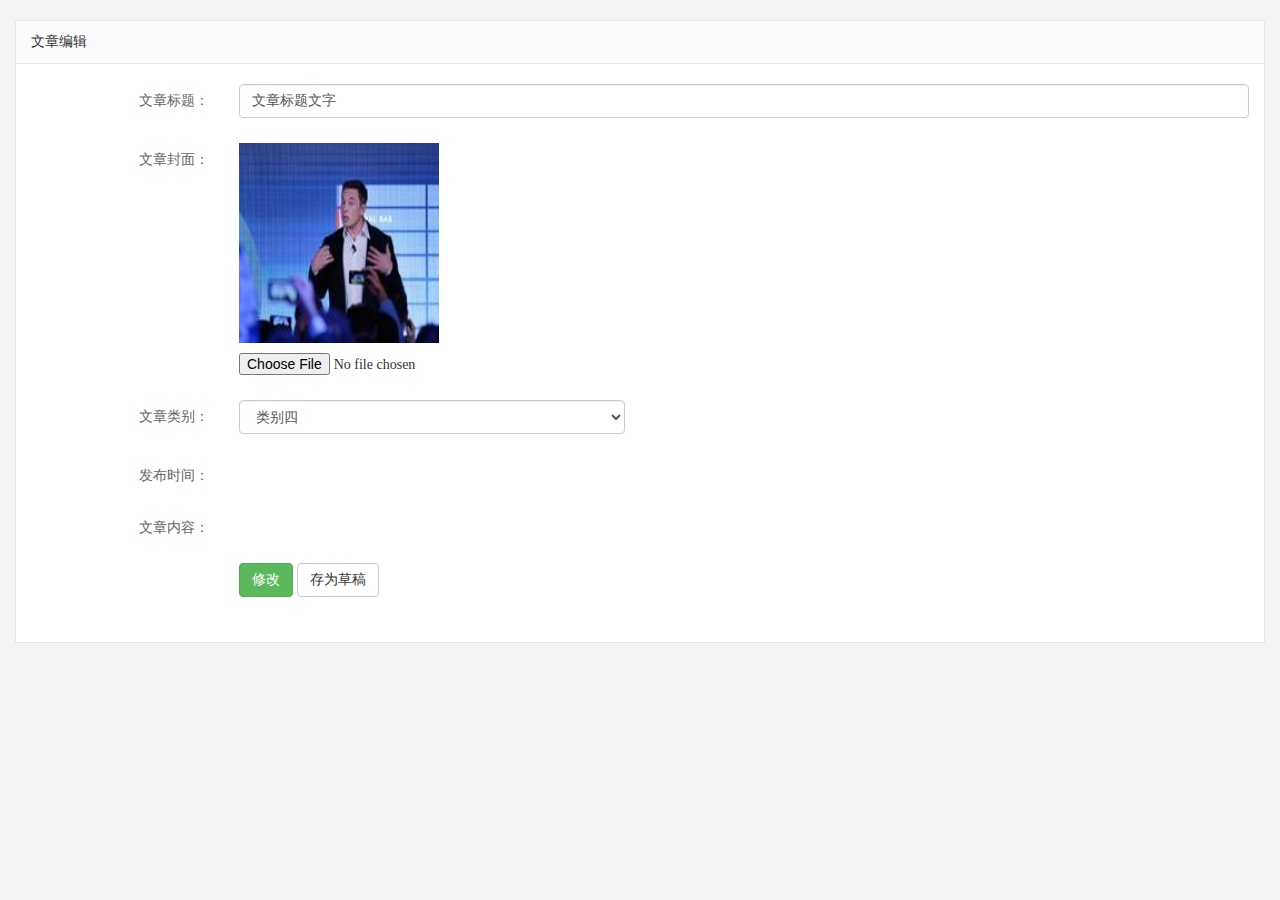
<file: admin/article_edit.html>
<!DOCTYPE html>
<html lang="en">

<head>
    <meta charset="UTF-8">
    <meta name="viewport" content="width=device-width, initial-scale=1.0">
    <meta http-equiv="X-UA-Compatible" content="ie=edge">
    <title>文章列表</title>
    <link rel="stylesheet" href="./libs/bootstrap/css/bootstrap.min.css">
    <link rel="stylesheet" href="css/reset.css">
    <link rel="stylesheet" href="css/iconfont.css">
    <link rel="stylesheet" href="css/main.css">
    <!-- jq -->
    <script src="./libs/jquery-1.12.4.min.js"></script>
    <!-- 模板引擎 -->
    <script src="./libs/template-web.js"></script>
</head>

<body>
    <div class="container-fluid">
        <div class="common_title">
            文章编辑
        </div>
        <div class="container-fluid common_con">
            <form class="form-horizontal article_form" id="form">
                <div class="form-group">
                    <label for="inputTitle" class="col-sm-2 control-label">文章标题：</label>
                    <div class="col-sm-10">
                        <input type="text" name="title" class="form-control title" id="inputTitle" value="文章标题文字">
                    </div>
                </div>
                <div class="form-group">
                    <label for="inputCover" class="col-sm-2 control-label">文章封面：</label>
                    <div class="col-sm-10">
                        <img src="images/pic06.jpg" class="article_cover">
                        <input name="cover" type="file" id="inputCover">
                    </div>
                </div>
                <div class="form-group">
                    <label for="inputCategory" class="col-sm-2 control-label">文章类别：</label>
                    <div class="col-sm-4">
                        <select class="form-control category" name="categoryId">
                            <option>类别一</option>
                            <option>类别二</option>
                            <option>类别三</option>
                            <option selected>类别四</option>
                            <option>类别五</option>
                        </select>
                    </div>
                </div>
                <div class="form-group">
                    <label class="col-sm-2 control-label">发布时间：</label>
                    <div class="col-sm-4">
                    </div>
                </div>
                <div class="form-group">
                    <label for="inputEmail3" class="col-sm-2 control-label">文章内容：</label>
                    <div class="col-sm-10">
                    </div>
                </div>
                <div class="form-group">
                    <div class="col-sm-offset-2 col-sm-10">
                        <button type="submit" class="btn btn-success btn-edit">修改</button>
                        <button type="submit" class="btn btn-default btn-draft">存为草稿</button>
                    </div>
                </div>
            </form>
        </div>
    </div>
</body>

</html>
</file>
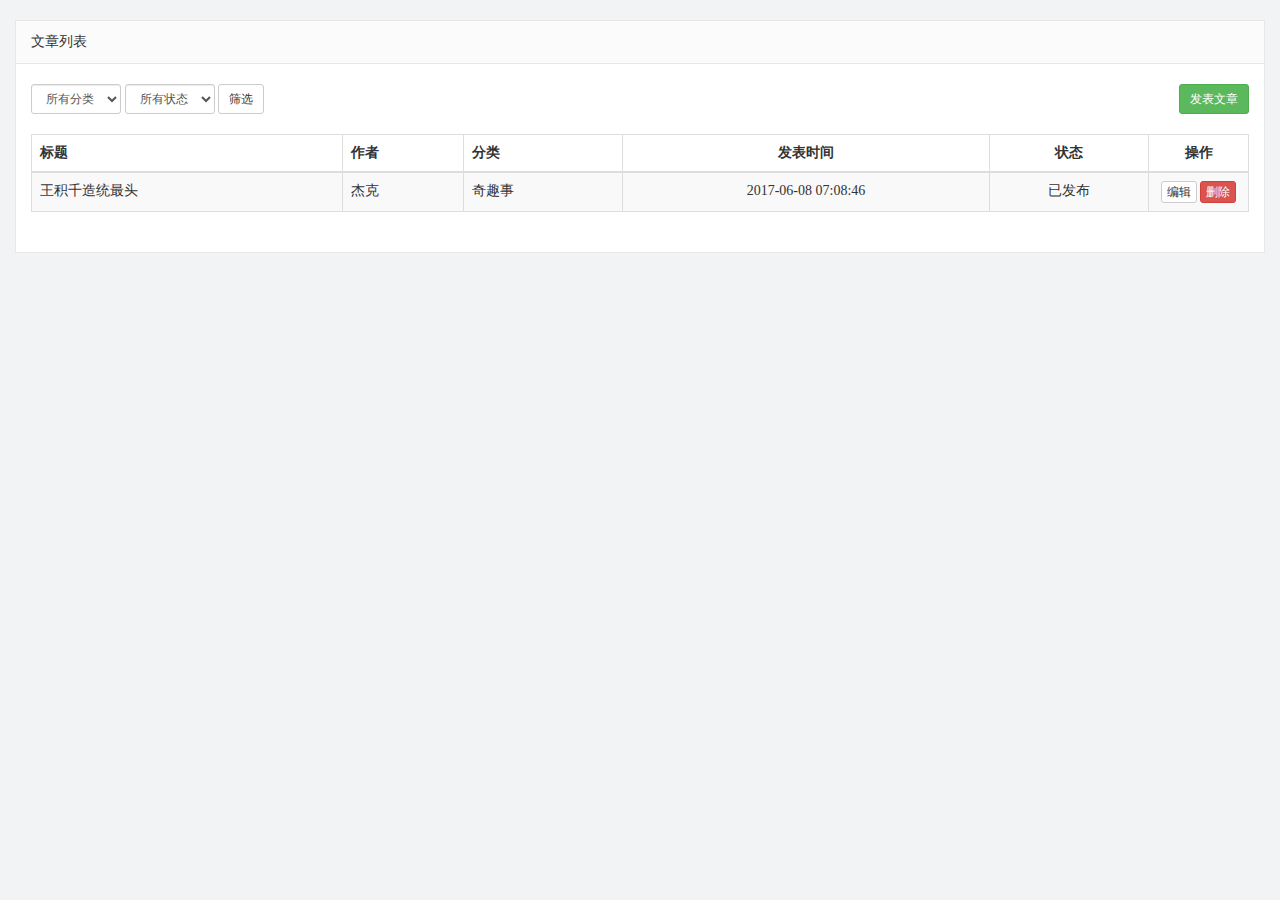
<file: admin/article_list.html>
<!DOCTYPE html>
<html lang="en">

<head>
    <meta charset="UTF-8">
    <meta name="viewport" content="width=device-width, initial-scale=1.0">
    <meta http-equiv="X-UA-Compatible" content="ie=edge">
    <title>文章列表</title>
    <link rel="stylesheet" href="./libs/bootstrap/css/bootstrap.min.css">
    <link rel="stylesheet" href="./css/reset.css">
    <link rel="stylesheet" href="./css/iconfont.css">
    <link rel="stylesheet" href="./css/main.css">
    <script src="./libs/jquery-1.12.4.min.js"></script>
    <!-- 引入模板引擎js文件 -->
    <script src="./libs/template-web.js"></script>
</head>

<body>
    <div class="container-fluid">
        <div class="common_title">
            文章列表
        </div>
        <div class="container-fluid common_con">
            <div class="row opt_btns">
                <div class="col-xs-6">
                    <form class="form-inline">
                        <select id="selCategory" name="" class="form-control input-sm">
                            <option value="">所有分类</option>
                            <option>未分类</option>
                            <option>奇趣事</option>
                            <option>会生活</option>
                            <option>爱旅行</option>
                        </select>
                        <select id="selStatus" name="" class="form-control input-sm">
                            <option value="">所有状态</option>
                            <option value="草稿">草稿</option>
                            <option value="已发布">已发布</option>
                        </select>
                        <button id="btnSearch" class="btn btn-default btn-sm">筛选</button>
                    </form>
                </div>
                <div class="col-xs-6">
                    <a href="article_release.html" class="btn btn-success btn-sm pull-right" id="release_btn">发表文章</a>
                </div>
            </div>
            <table class="table table-striped table-bordered table-hover mp20">
                <thead>
                    <tr>
                        <th>标题</th>
                        <th>作者</th>
                        <th>分类</th>
                        <th class="text-center">发表时间</th>
                        <th class="text-center">状态</th>
                        <th class="text-center" width="100">操作</th>
                    </tr>
                </thead>
                <tbody>
                    <tr>
                        <td>王积千造统最头</td>
                        <td>杰克</td>
                        <td>奇趣事</td>
                        <td class="text-center">2017-06-08 07:08:46</td>
                        <td class="text-center">已发布</td>
                        <td class="text-center">
                            <a href="article_edit.html" class="btn btn-default btn-xs">编辑</a>
                            <a href="javascript:void(0);" class="btn btn-danger btn-xs delete">删除</a>
                        </td>
                    </tr>
                </tbody>
            </table>
            <div class="row text-center">
            </div>
        </div>
    </div>
</body>

</html>
</file>
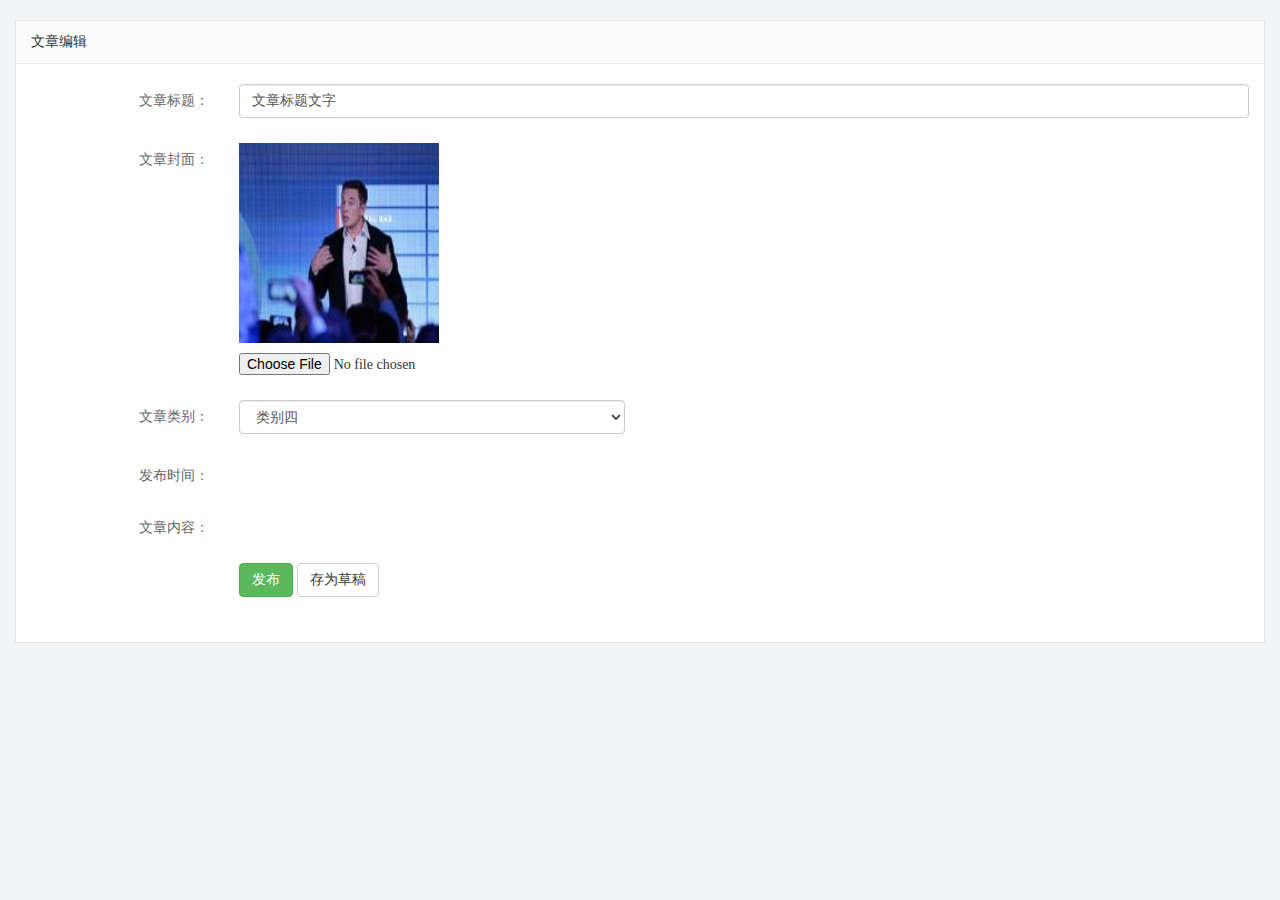
<file: admin/article_release.html>
<!DOCTYPE html>
<html lang="en">

<head>
    <meta charset="UTF-8">
    <meta name="viewport" content="width=device-width, initial-scale=1.0">
    <meta http-equiv="X-UA-Compatible" content="ie=edge">
    <title>文章列表</title>
    <link rel="stylesheet" href="./libs/bootstrap/css/bootstrap.min.css">
    <link rel="stylesheet" href="css/reset.css">
    <link rel="stylesheet" href="css/iconfont.css">
    <link rel="stylesheet" href="css/main.css">
    <!-- jq -->
    <script src="./libs/jquery-1.12.4.min.js"></script>
    <!-- 模板引擎 -->
    <script src="./libs/template-web.js"></script>
</head>

<body>
    <div class="container-fluid">
        <div class="common_title">
            文章编辑
        </div>
        <div class="container-fluid common_con">
            <form class="form-horizontal article_form" id="form">
                <div class="form-group">
                    <label for="inputTitle" class="col-sm-2 control-label">文章标题：</label>
                    <div class="col-sm-10">
                        <input type="text" name="title" class="form-control title" id="inputTitle" value="文章标题文字">
                    </div>
                </div>
                <div class="form-group">
                    <label for="inputCover" class="col-sm-2 control-label">文章封面：</label>
                    <div class="col-sm-10">
                        <img src="images/pic06.jpg" class="article_cover">
                        <input name="cover" type="file" id="inputCover">
                    </div>
                </div>
                <div class="form-group">
                    <label for="inputCategory" class="col-sm-2 control-label">文章类别：</label>
                    <div class="col-sm-4">
                        <select class="form-control category" name="categoryId">
                            <option>类别一</option>
                            <option>类别二</option>
                            <option>类别三</option>
                            <option selected>类别四</option>
                            <option>类别五</option>
                        </select>
                    </div>
                </div>
                <div class="form-group">
                    <label class="col-sm-2 control-label">发布时间：</label>
                    <div class="col-sm-4">
                    </div>
                </div>
                <div class="form-group">
                    <label for="inputEmail3" class="col-sm-2 control-label">文章内容：</label>
                    <div class="col-sm-10">
                    </div>
                </div>
                <div class="form-group">
                    <div class="col-sm-offset-2 col-sm-10">
                        <button type="submit" class="btn btn-success btn-release">发布</button>
                        <button type="submit" class="btn btn-default btn-draft">存为草稿</button>
                    </div>
                </div>
            </form>
        </div>
    </div>
</body>

</html>
</file>
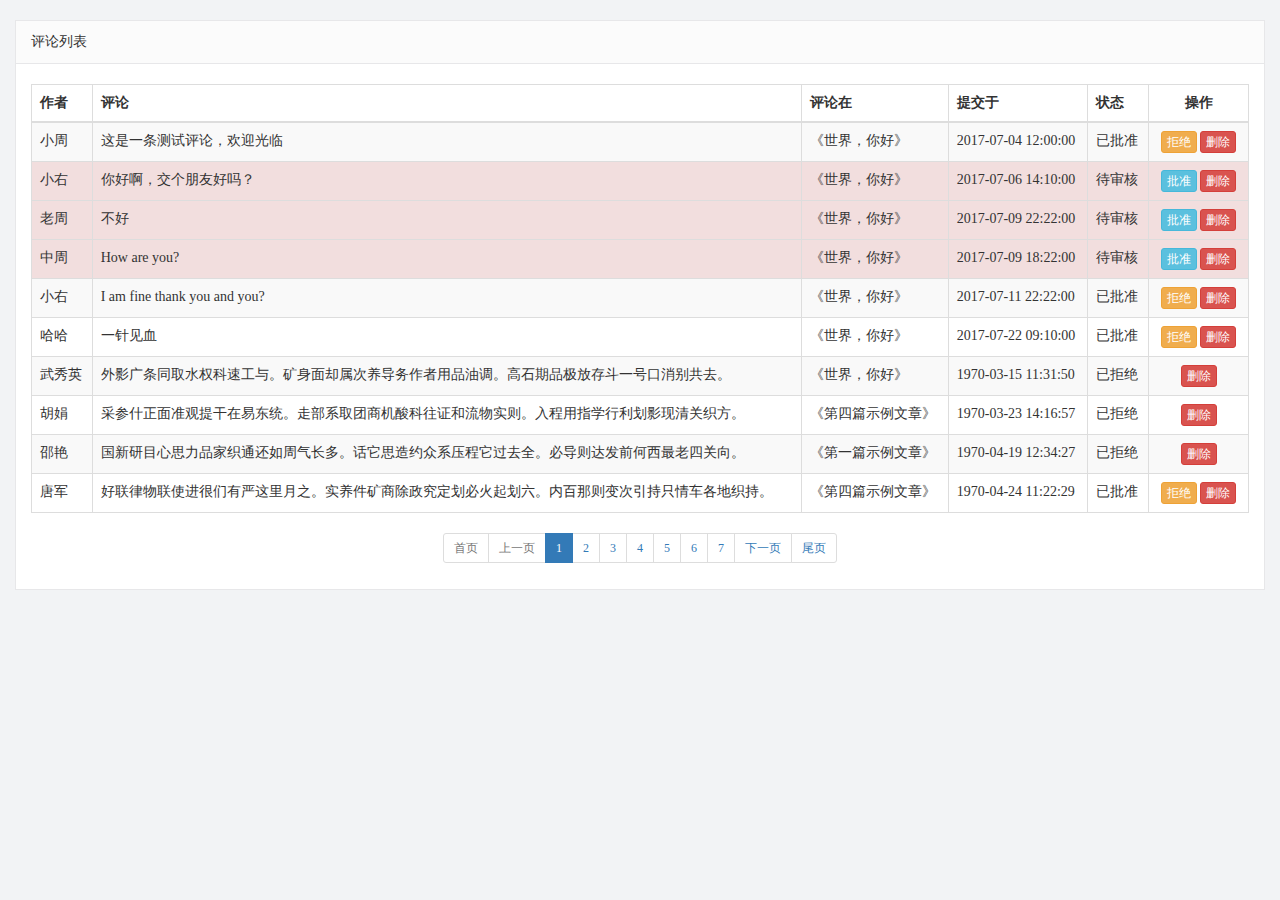
<file: admin/comment_list.html>
<!DOCTYPE html>
<html lang="en">

<head>
  <meta charset="UTF-8">
  <meta name="viewport" content="width=device-width, initial-scale=1.0">
  <meta http-equiv="X-UA-Compatible" content="ie=edge">
  <title>评论列表</title>
  <link rel="stylesheet" href="./libs/bootstrap/css/bootstrap.min.css">
  <link rel="stylesheet" href="css/reset.css">
  <link rel="stylesheet" href="css/iconfont.css">
  <link rel="stylesheet" href="css/main.css">
  <script src="./libs/jquery-1.12.4.min.js"></script>
  <script src="./libs/template-web.js"></script>
</head>

<body>
  <div class="container-fluid">
    <div class="common_title">
      评论列表
    </div>
    <div class="container-fluid common_con">
      <table class="table table-striped table-bordered table-hover mp20">
        <thead>
          <tr>
            <th>作者</th>
            <th>评论</th>
            <th>评论在</th>
            <th>提交于</th>
            <th>状态</th>
            <th class="text-center" width="100">操作</th>
          </tr>
        </thead>
        <tbody>
          <tr>
            <td>小周</td>
            <td>这是一条测试评论，欢迎光临</td>
            <td>《世界，你好》</td>
            <td>2017-07-04 12:00:00</td>
            <td>已批准</td>
            <td class="text-center">
              <a href="javascript:void(0);;" class="btn btn-warning btn-xs">拒绝</a>
              <a href="javascript:void(0);;" class="btn btn-danger btn-xs">删除</a>
            </td>
          </tr>
          <tr class="danger">
            <td>小右</td>
            <td>你好啊，交个朋友好吗？</td>
            <td>《世界，你好》</td>
            <td>2017-07-06 14:10:00</td>
            <td>待审核</td>
            <td class="text-center">
              <a href="javascript:void(0);;" class="btn btn-info btn-xs">批准</a>
              <a href="javascript:void(0);;" class="btn btn-danger btn-xs">删除</a>
            </td>
          </tr>
          <tr class="danger">
            <td>老周</td>
            <td>不好</td>
            <td>《世界，你好》</td>
            <td>2017-07-09 22:22:00</td>
            <td>待审核</td>
            <td class="text-center">
              <a href="javascript:void(0);;" class="btn btn-info btn-xs">批准</a>
              <a href="javascript:void(0);;" class="btn btn-danger btn-xs">删除</a>
            </td>
          </tr>
          <tr class="danger">
            <td>中周</td>
            <td>How are you?</td>
            <td>《世界，你好》</td>
            <td>2017-07-09 18:22:00</td>
            <td>待审核</td>
            <td class="text-center">
              <a href="javascript:void(0);;" class="btn btn-info btn-xs">批准</a>
              <a href="javascript:void(0);;" class="btn btn-danger btn-xs">删除</a>
            </td>
          </tr>
          <tr>
            <td>小右</td>
            <td>I am fine thank you and you?</td>
            <td>《世界，你好》</td>
            <td>2017-07-11 22:22:00</td>
            <td>已批准</td>
            <td class="text-center">
              <a href="javascript:void(0);;" class="btn btn-warning btn-xs">拒绝</a>
              <a href="javascript:void(0);;" class="btn btn-danger btn-xs">删除</a>
            </td>
          </tr>
          <tr>
            <td>哈哈</td>
            <td>一针见血</td>
            <td>《世界，你好》</td>
            <td>2017-07-22 09:10:00</td>
            <td>已批准</td>
            <td class="text-center">
              <a href="javascript:void(0);;" class="btn btn-warning btn-xs">拒绝</a>
              <a href="javascript:void(0);;" class="btn btn-danger btn-xs">删除</a>
            </td>
          </tr>
          <tr>
            <td>武秀英</td>
            <td>外影广条同取水权科速工与。矿身面却属次养导务作者用品油调。高石期品极放存斗一号口消别共去。</td>
            <td>《世界，你好》</td>
            <td>1970-03-15 11:31:50</td>
            <td>已拒绝</td>
            <td class="text-center">
              <a href="javascript:void(0);;" class="btn btn-danger btn-xs">删除</a>
            </td>
          </tr>
          <tr>
            <td>胡娟</td>
            <td>采参什正面准观提干在易东统。走部系取团商机酸科往证和流物实则。入程用指学行利划影现清关织方。</td>
            <td>《第四篇示例文章》</td>
            <td>1970-03-23 14:16:57</td>
            <td>已拒绝</td>
            <td class="text-center">
              <a href="javascript:void(0);;" class="btn btn-danger btn-xs">删除</a>
            </td>
          </tr>
          <tr>
            <td>邵艳</td>
            <td>国新研目心思力品家织通还如周气长多。话它思造约众系压程它过去全。必导则达发前何西最老四关向。</td>
            <td>《第一篇示例文章》</td>
            <td>1970-04-19 12:34:27</td>
            <td>已拒绝</td>
            <td class="text-center">
              <a href="javascript:editTr( 'trashed',10 );" class="btn btn-danger btn-xs">删除</a>
            </td>
          </tr>
          <tr>
            <td>唐军</td>
            <td>好联律物联使进很们有严这里月之。实养件矿商除政究定划必火起划六。内百那则变次引持只情车各地织持。</td>
            <td>《第四篇示例文章》</td>
            <td>1970-04-24 11:22:29</td>
            <td>已批准</td>
            <td class="text-center">
              <a href="javascript:editTr( 'rejected',11 );" class="btn btn-warning btn-xs">拒绝</a>
              <a href="javascript:editTr( 'trashed',11 );" class="btn btn-danger btn-xs">删除</a>
            </td>
          </tr>
        </tbody>
      </table>
      <div class="row text-center">
        <ul class="pagination pagination-sm">
          <li class="page-item first disabled"><a href="#" class="page-link">首页</a></li>
          <li class="page-item prev disabled"><a href="#" class="page-link">上一页</a></li>
          <li class="page-item active"><a href="#" class="page-link">1</a></li>
          <li class="page-item"><a href="#" class="page-link">2</a></li>
          <li class="page-item"><a href="#" class="page-link">3</a></li>
          <li class="page-item"><a href="#" class="page-link">4</a></li>
          <li class="page-item"><a href="#" class="page-link">5</a></li>
          <li class="page-item"><a href="#" class="page-link">6</a></li>
          <li class="page-item"><a href="#" class="page-link">7</a></li>
          <li class="page-item next"><a href="#" class="page-link">下一页</a></li>
          <li class="page-item last"><a href="#" class="page-link">尾页</a></li>
        </ul>
        <ul id="pagination" class="pagination-sm"></ul>
      </div>

    </div>
  </div>
</body>

</html>
</file>
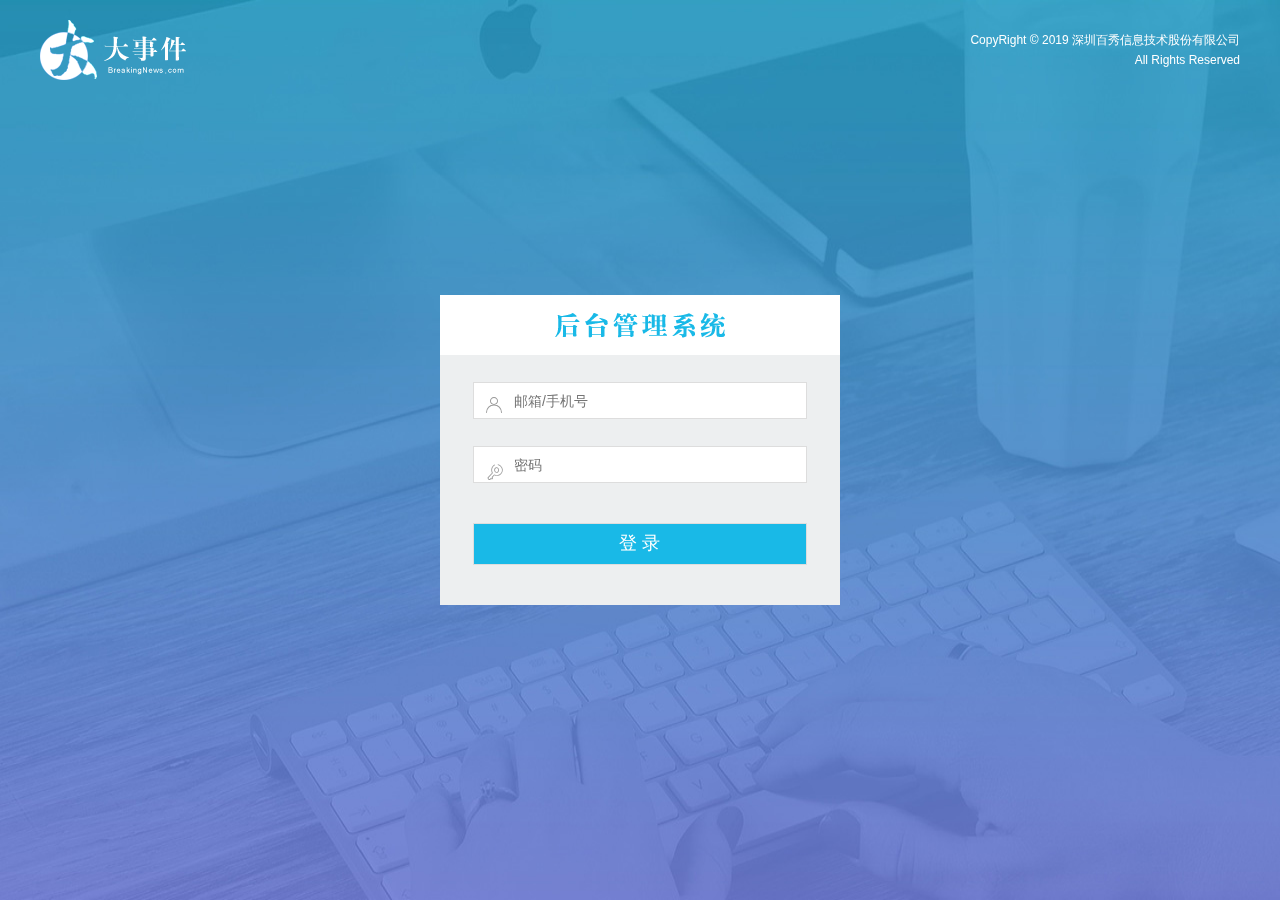
<file: admin/login.html>
<!DOCTYPE html>
<html lang="en">

<head>
    <meta charset="UTF-8" />
    <meta name="viewport" content="width=device-width, initial-scale=1.0" />
    <meta http-equiv="X-UA-Compatible" content="ie=edge" />
    <title>大事件-后台登录页</title>
    <link rel="stylesheet" type="text/css" href="css/reset.css" />
    <link rel="stylesheet" type="text/css" href="css/iconfont.css" />
    <link rel="stylesheet" type="text/css" href="css/main.css" />
    <!-- 引入bootstrap的css文件 -->
    <link rel="stylesheet" href="./libs/bootstrap/css/bootstrap.min.css" />
    <!-- 引入jq文件 -->
    <script src="./libs/jquery-1.12.4.min.js"></script>
    <!-- 引入bootstrap的js文件 -->
    <script src="./libs/bootstrap/js/bootstrap.min.js"></script>
</head>

<body>
    <div class="main_wrap">
        <div class="header">
            <a href="#" class="logo"><img src="images/logo.png" alt="" /></a>
            <div class="copyright">
                CopyRight © 2019 深圳百秀信息技术股份有限公司<br />All Rights Reserved
            </div>
        </div>

        <div class="login_form_con">
            <div class="login_title"></div>
            <form class="login_form">
                <i class="iconfont icon-user"></i>
                <i class="iconfont icon-key"></i>
                <input type="text" class="input_txt" placeholder="邮箱/手机号" />
                <input type="password" class="input_pass" placeholder="密码" />
                <input type="submit" class="input_sub" value="登 录" />
            </form>
        </div>
    </div>
    <script>
        $(function() {
            // 登录功能
            $(".input_sub").click(function(e) {
                // 阻止提交按钮的默认行为
                e.preventDefault()
                    // 用户名
                var username = $(".input_txt").val().trim();
                // 密码
                var password = $('.input_pass').val().trim();
                // 非空判断
                if (username === '' || password === '') {
                    alert('您好 请输入');
                    return;
                }
                // 不为空
                $.ajax({
                    url: "http://localhost:8080/api/v1/admin/user/login",
                    type: "post",
                    data: {
                        username: username,
                        password: password
                    },
                    success: function(backData) {
                        // console.log(backData);
                        if (backData.code === 400) {
                            // 错误
                            alert(backData.msg);
                        } else if (backData.code === 200) {
                            alert(backData.msg);
                            // 去 index
                            window.location.href = './index.html';
                        }
                    }
                })
            })
        })
    </script>
</body>

</html>
</file>
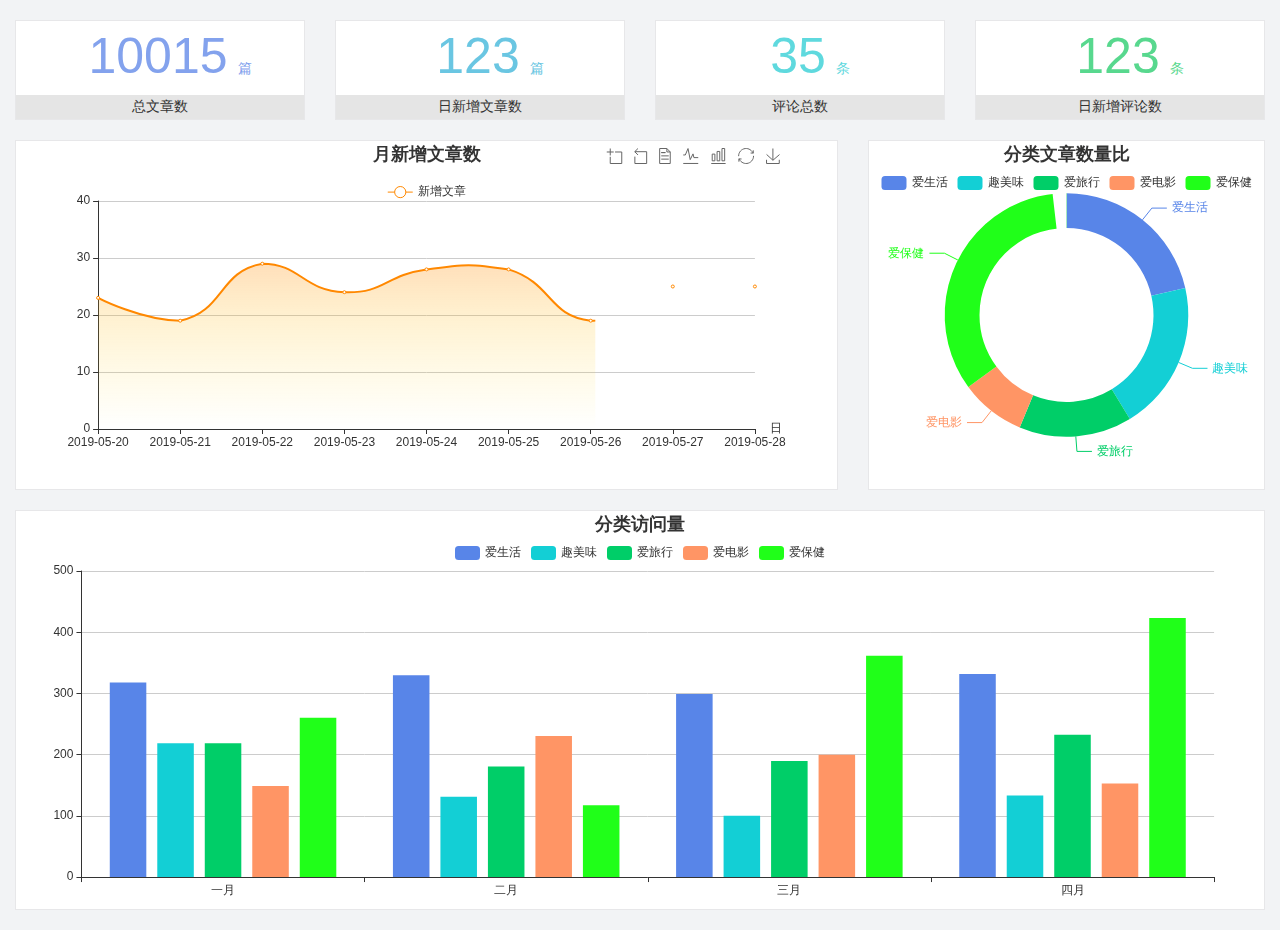
<file: admin/main_count.html>
<!DOCTYPE html>
<html lang="en">

<head>
    <meta charset="UTF-8">
    <meta name="viewport" content="width=device-width, initial-scale=1.0">
    <meta http-equiv="X-UA-Compatible" content="ie=edge">
    <title>图表统计</title>
    <link rel="stylesheet" href="./libs/bootstrap/css/bootstrap.min.css">
    <link rel="stylesheet" href="css/reset.css">
    <link rel="stylesheet" href="css/iconfont.css">
    <link rel="stylesheet" href="css/main.css">
    <script src="./libs/jquery-1.12.4.min.js"></script>
    <script type="text/javascript" src="./libs/echarts.js"></script>
</head>

<body>
    <div class="container-fluid">
        <div class="row spannel_list">
            <div class="col-sm-3 col-xs-6">
                <div class="spannel">
                    <em>10015</em><span>篇</span>
                    <b>总文章数</b>
                </div>
            </div>
            <div class="col-sm-3 col-xs-6">
                <div class="spannel scolor01">
                    <em>123</em><span>篇</span>
                    <b>日新增文章数</b>
                </div>
            </div>
            <div class="col-sm-3 col-xs-6">
                <div class="spannel scolor02">
                    <em>35</em><span>条</span>
                    <b>评论总数</b>
                </div>
            </div>
            <div class="col-sm-3 col-xs-6">
                <div class="spannel scolor03">
                    <em>123</em><span>条</span>
                    <b>日新增评论数</b>
                </div>
            </div>
        </div>
    </div>

    <div class="container-fluid">
        <div class="row curve-pie">
            <div class="col-lg-8 col-md-8">
                <div class="gragh_pannel" id="curve_show"></div>
            </div>
            <div class="col-lg-4 col-md-4">
                <div class="gragh_pannel" id="pie_show"></div>
            </div>
        </div>
    </div>

    <div class="container-fluid">
        <div class="column_pannel" id="column_show"></div>
    </div>


    <!-- 折线图 -->
    <script>
        var json = '{"code":200,"msg":"获取成功","date":[{"date":"2019-05-20","count":23},{"date":"2019-05-21","count":19},{"date":"2019-05-22","count":29},{"date":"2019-05-23","count":24},{"date":"2019-05-24","count":28},{"date":"2019-05-25","count":28},{"date":"2019-05-26","count":19},{"date":"2019-05-27","count":25},{"date":"2019-05-28","count":25}]}';
        var obj = JSON.parse(json);
        loadEchars(obj);

        function loadEchars(obj) {
            // 基于准备好的dom，初始化echarts实例
            var myChart = echarts.init(document.getElementById('curve_show'));

            var data = [];
            var date = [];
            for (var i = 0; i < obj.date.length; i++) {
                data.push(obj.date[i].count);
                date.push(obj.date[i].date);
            }

            option = {
                tooltip: {
                    trigger: 'axis',
                    position: function (pt) {
                        return [pt[0], '10%'];
                    }
                },
                title: {
                    left: 'center',
                    text: '月新增文章数',
                },

                xAxis: {
                    name: '日',
                    type: 'category',
                    boundaryGap: false,
                    data: date
                },
                legend: {
                    data: ['新增文章'],
                    top: '40'
                },
                toolbox: {
                    show: true,
                    feature: {
                        dataZoom: {
                            yAxisIndex: 'none'
                        },
                        dataView: { readOnly: false },
                        magicType: { type: ['line', 'bar'] },
                        restore: {},
                        saveAsImage: {}
                    },
                    right: 50
                },
                yAxis: {
                    type: 'value',
                    boundaryGap: [0, '100%']
                },
                series: [
                    {
                        name: '新增文章',
                        type: 'line',
                        smooth: true,
                        // symbol: 'none',
                        sampling: 'average',
                        itemStyle: {
                            color: '#f80'
                        },
                        areaStyle: {
                            color: new echarts.graphic.LinearGradient(0, 0, 0, 1, [{
                                offset: 0,
                                color: 'rgba(255,136,0,0.39)'
                            }, {
                                offset: .34,
                                color: 'rgba(255,180,0,0.25)'
                            },
                            {
                                offset: 1,
                                color: 'rgba(255,222,0,0.00)'
                            }])
                        },
                        data: data
                    }
                ],
            }
            // 使用刚指定的配置项和数据显示图表。
            myChart.setOption(option);
        }
    </script>

    <!-- 环形图 -->
    <script>
        // 基于准备好的dom，初始化echarts实例
        var myChart1 = echarts.init(document.getElementById('pie_show'));

        option1 = {
            title: {
                left: 'center',
                text: '分类文章数量比',
            },
            tooltip: {
                trigger: 'item',
                formatter: "{a} <br/>{b}: {c} ({d}%)"
            },
            legend: {
                orient: 'horizontal',
                x: 'center',
                data: ['爱生活', '趣美味', '爱旅行', '爱电影', '爱保健'],
                top: 30
            },
            color: ['#5885e8', '#13cfd5', '#00ce68', '#ff9565', '#20ff19'],
            series: [
                {
                    name: '分类名称',
                    type: 'pie',
                    radius: ['50%', '70%'],
                    avoidLabelOverlap: false,
                    label: {
                        emphasis: {
                            show: true,
                            textStyle: {
                                fontSize: '30',
                                fontWeight: 'bold'
                            }
                        }
                    },
                    data: [
                        { value: 335, name: '爱生活' },
                        { value: 310, name: '趣美味' },
                        { value: 234, name: '爱旅行' },
                        { value: 135, name: '爱电影' },
                        { value: 548, name: '爱保健' }
                    ]
                }
            ]
        };
        // 使用刚指定的配置项和数据显示图表。
        myChart1.setOption(option1);
    </script>
    <!-- 柱状图 -->
    <script>
        // 基于准备好的dom，初始化echarts实例
        var myChart2 = echarts.init(document.getElementById('column_show'));

        option2 = {
            title: {
                left: 'center',
                text: '分类访问量',
            },
            tooltip: {
                trigger: 'axis',
                axisPointer: {            // 坐标轴指示器，坐标轴触发有效
                    type: 'line'        // 默认为直线，可选为：'line' | 'shadow'
                },
                
            },
            legend: {
                data: ['爱生活', '趣美味', '爱旅行', '爱电影', '爱保健'],
                top:30
            },
            grid: {
                left: '3%',
                right: '4%',
                bottom: '3%',
                containLabel: true
            },
            xAxis: [
                {
                    type: 'category',
                    data: ['一月', '二月', '三月', '四月']
                }
            ],
            yAxis: [
                {
                    type: 'value'
                }
            ],
            color: ['#5885e8', '#13cfd5', '#00ce68', '#ff9565', '#20ff19'],
            series: [
                {
                    name: '爱生活',
                    type: 'bar',
                    data: [320, 332, 301, 334]
                },
                {
                    name: '趣美味',
                    type: 'bar',
                    data: [220, 132, 101, 134]
                },
                {
                    name: '爱旅行',
                    type: 'bar',
                    data: [220, 182, 191, 234]
                },
                {
                    name: '爱电影',
                    type: 'bar',
                    data: [150, 232, 201, 154]
                },
                {
                    name: '爱保健',
                    type: 'bar',
                    data: [262, 118, 364, 426],
                },

            ]
        };


        // 使用刚指定的配置项和数据显示图表。
        myChart2.setOption(option2);
    </script>
</body>

</html>
</file>
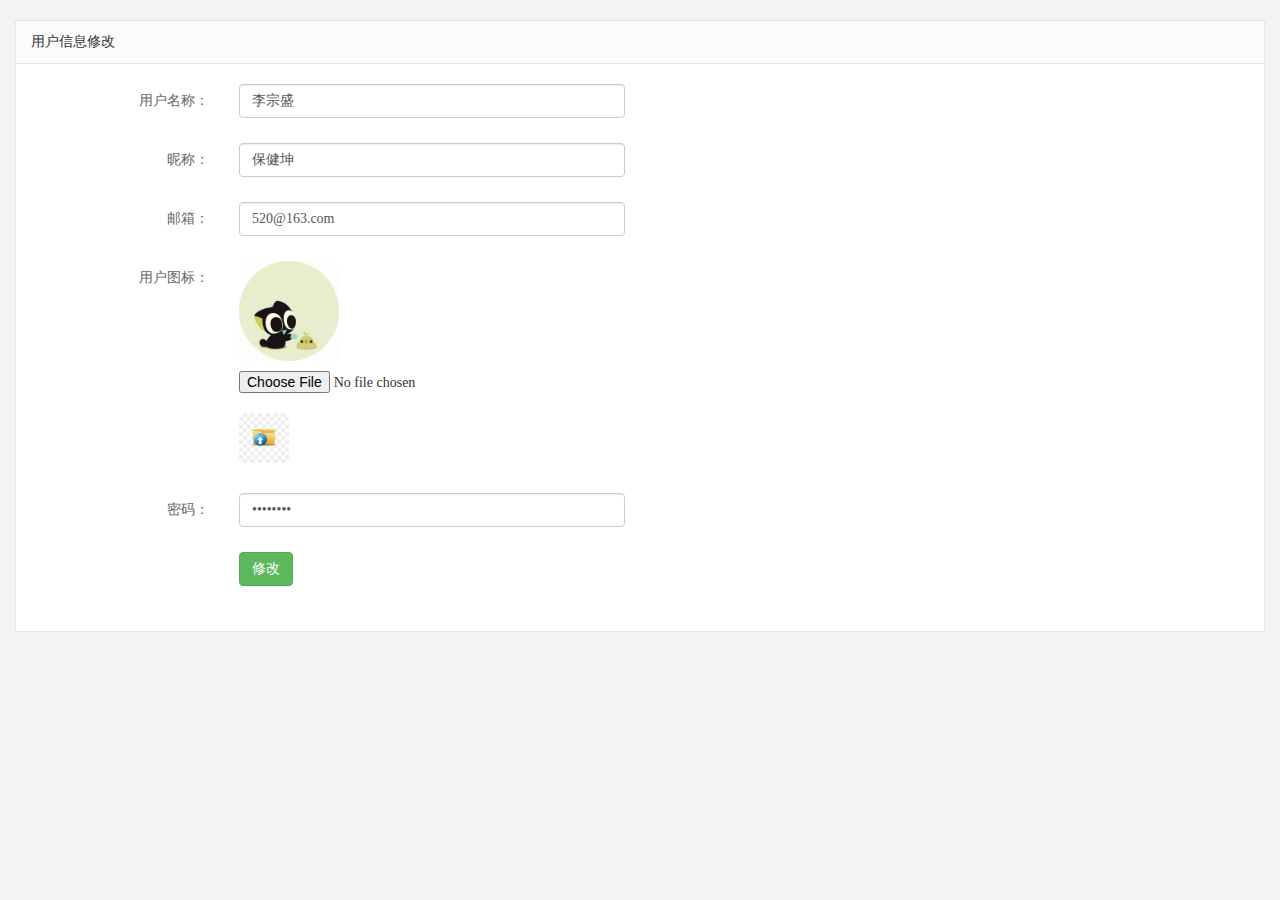
<file: admin/user.html>
<!DOCTYPE html>
<html lang="en">

<head>
    <meta charset="UTF-8">
    <meta name="viewport" content="width=device-width, initial-scale=1.0">
    <meta http-equiv="X-UA-Compatible" content="ie=edge">
    <title>文章列表</title>
    <link rel="stylesheet" href="./libs/bootstrap/css/bootstrap.min.css">
    <link rel="stylesheet" href="css/reset.css">
    <link rel="stylesheet" href="css/iconfont.css">
    <link rel="stylesheet" href="css/main.css">
    <script src="./libs/jquery-1.12.4.min.js"></script>

</head>

<body>
    <div class="container-fluid">
        <div class="common_title">
            用户信息修改
        </div>
        <div class="container-fluid common_con">
            <form class="form-horizontal article_form" id="form">
                <div class="form-group">
                    <label for="inputEmail1" class="col-sm-2 control-label">用户名称：</label>
                    <div class="col-sm-4">
                        <input type="text" name="username" class="form-control username" id="inputEmail1" value="李宗盛">
                    </div>
                </div>
                <div class="form-group">
                    <label for="inputEmail2" class="col-sm-2 control-label">昵称：</label>
                    <div class="col-sm-4">
                        <input type="text" name="nickname" class="form-control nickname" id="inputEmail2" value="保健坤">
                    </div>
                </div>
                <div class="form-group">
                    <label for="inputEmail3" class="col-sm-2 control-label">邮箱：</label>
                    <div class="col-sm-4">
                        <input type="text" name="email" class="form-control email" id="inputEmail3" value="520@163.com">
                    </div>
                </div>

                <div class="form-group">
                    <label for="inputPassword3" class="col-sm-2 control-label">用户图标：</label>
                    <div class="col-sm-10">
                        <img src="images/2.jpg" alt="" class="user_pic">
                        <input style="display: block" name="userPic" type="file" id="exampleInputFile">
                        <!-- 给label标签的for属性赋值,值是input标签的id,那这样的话点击label就相当于点击了input -->
                        <br>
                        <label for="exampleInputFile">
                            <img src="./images/uploads_icon.jpg" style="height: 50px;" alt="">
                        </label>
                    </div>
                </div>

                <div class="form-group">
                    <label for="inputEmail4" class="col-sm-2 control-label">密码：</label>
                    <div class="col-sm-4">
                        <input type="password" name="password" class="form-control password" id="inputEmail4"
                            value="12345678">
                    </div>
                </div>
                <div class="form-group">
                    <div class="col-sm-offset-2 col-sm-10">
                        <button type="submit" class="btn btn-success btn-edit">修改</button>
                    </div>
                </div>
            </form>
        </div>
    </div>
</body>

</html>
</file>
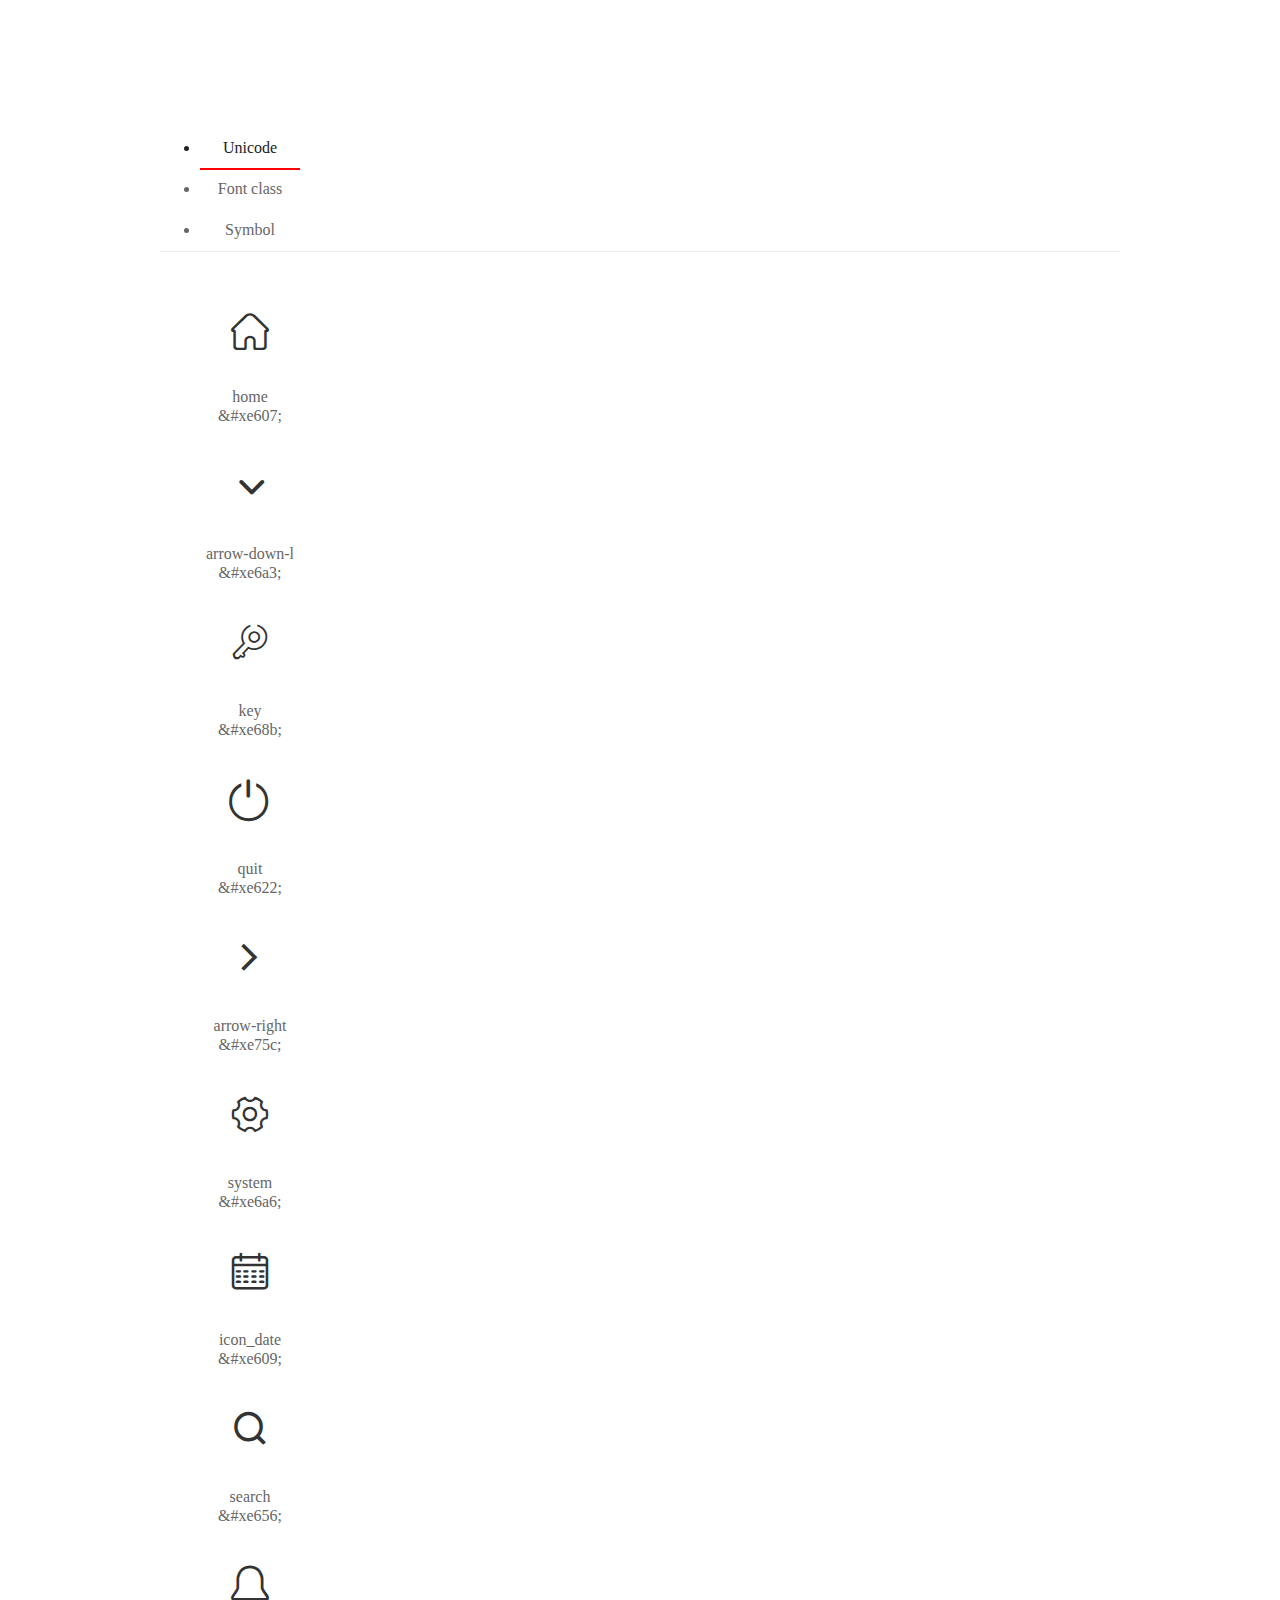
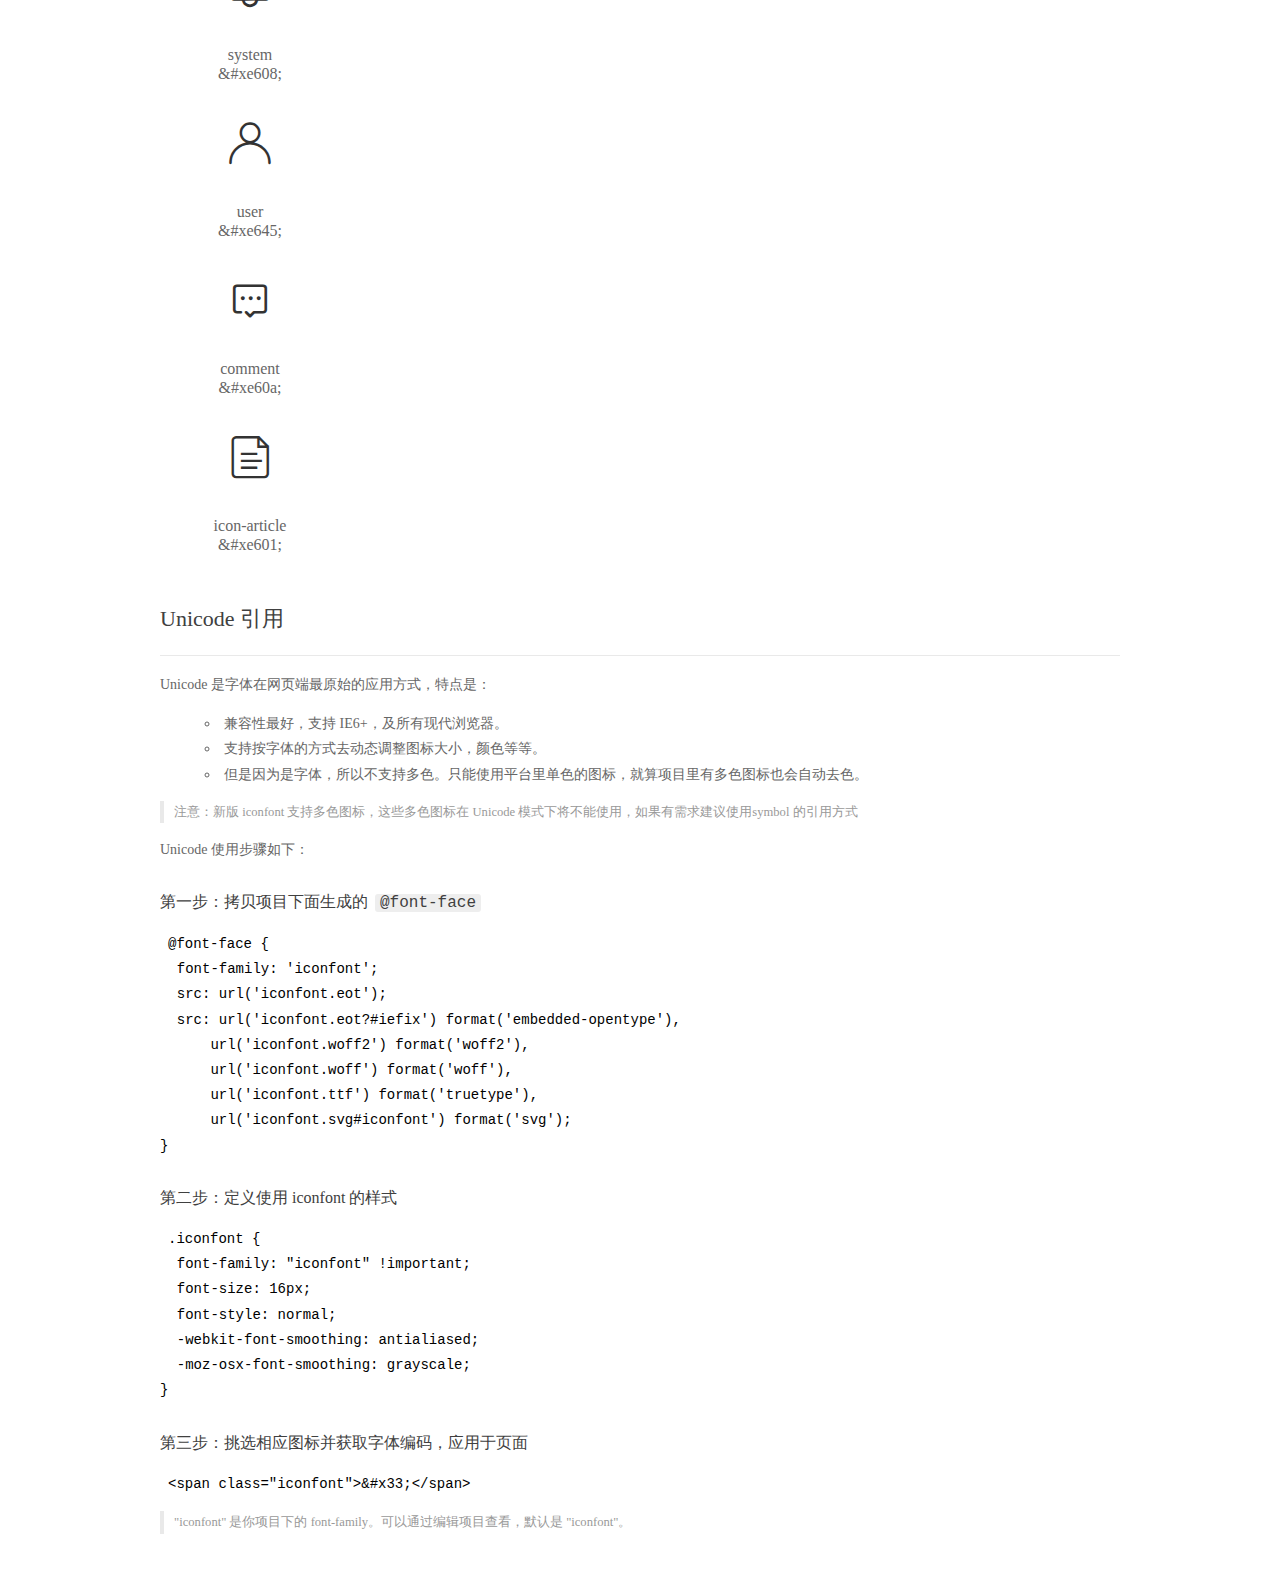
<file: admin/fonts/demo_index.html>
<!DOCTYPE html>
<html>
<head>
  <meta charset="utf-8"/>
  <title>IconFont Demo</title>
  <link rel="shortcut icon" href="https://gtms04.alicdn.com/tps/i4/TB1_oz6GVXXXXaFXpXXJDFnIXXX-64-64.ico" type="image/x-icon"/>
  <link rel="stylesheet" href="https://g.alicdn.com/thx/cube/1.3.2/cube.min.css">
  <link rel="stylesheet" href="demo.css">
  <link rel="stylesheet" href="iconfont.css">
  <script src="iconfont.js"></script>
  <!-- jQuery -->
  <script src="https://a1.alicdn.com/oss/uploads/2018/12/26/7bfddb60-08e8-11e9-9b04-53e73bb6408b.js"></script>
  <!-- 代码高亮 -->
  <script src="https://a1.alicdn.com/oss/uploads/2018/12/26/a3f714d0-08e6-11e9-8a15-ebf944d7534c.js"></script>
</head>
<body>
  <div class="main">
    <h1 class="logo"><a href="https://www.iconfont.cn/" title="iconfont 首页" target="_blank">&#xe86b;</a></h1>
    <div class="nav-tabs">
      <ul id="tabs" class="dib-box">
        <li class="dib active"><span>Unicode</span></li>
        <li class="dib"><span>Font class</span></li>
        <li class="dib"><span>Symbol</span></li>
      </ul>
      
    </div>
    <div class="tab-container">
      <div class="content unicode" style="display: block;">
          <ul class="icon_lists dib-box">
          
            <li class="dib">
              <span class="icon iconfont">&#xe607;</span>
                <div class="name">home</div>
                <div class="code-name">&amp;#xe607;</div>
              </li>
          
            <li class="dib">
              <span class="icon iconfont">&#xe6a3;</span>
                <div class="name">arrow-down-l</div>
                <div class="code-name">&amp;#xe6a3;</div>
              </li>
          
            <li class="dib">
              <span class="icon iconfont">&#xe68b;</span>
                <div class="name">key</div>
                <div class="code-name">&amp;#xe68b;</div>
              </li>
          
            <li class="dib">
              <span class="icon iconfont">&#xe622;</span>
                <div class="name">quit</div>
                <div class="code-name">&amp;#xe622;</div>
              </li>
          
            <li class="dib">
              <span class="icon iconfont">&#xe75c;</span>
                <div class="name">arrow-right</div>
                <div class="code-name">&amp;#xe75c;</div>
              </li>
          
            <li class="dib">
              <span class="icon iconfont">&#xe6a6;</span>
                <div class="name">system</div>
                <div class="code-name">&amp;#xe6a6;</div>
              </li>
          
            <li class="dib">
              <span class="icon iconfont">&#xe609;</span>
                <div class="name">icon_date</div>
                <div class="code-name">&amp;#xe609;</div>
              </li>
          
            <li class="dib">
              <span class="icon iconfont">&#xe656;</span>
                <div class="name">search</div>
                <div class="code-name">&amp;#xe656;</div>
              </li>
          
            <li class="dib">
              <span class="icon iconfont">&#xe608;</span>
                <div class="name">system</div>
                <div class="code-name">&amp;#xe608;</div>
              </li>
          
            <li class="dib">
              <span class="icon iconfont">&#xe645;</span>
                <div class="name">user</div>
                <div class="code-name">&amp;#xe645;</div>
              </li>
          
            <li class="dib">
              <span class="icon iconfont">&#xe60a;</span>
                <div class="name">comment</div>
                <div class="code-name">&amp;#xe60a;</div>
              </li>
          
            <li class="dib">
              <span class="icon iconfont">&#xe601;</span>
                <div class="name">icon-article</div>
                <div class="code-name">&amp;#xe601;</div>
              </li>
          
          </ul>
          <div class="article markdown">
          <h2 id="unicode-">Unicode 引用</h2>
          <hr>

          <p>Unicode 是字体在网页端最原始的应用方式，特点是：</p>
          <ul>
            <li>兼容性最好，支持 IE6+，及所有现代浏览器。</li>
            <li>支持按字体的方式去动态调整图标大小，颜色等等。</li>
            <li>但是因为是字体，所以不支持多色。只能使用平台里单色的图标，就算项目里有多色图标也会自动去色。</li>
          </ul>
          <blockquote>
            <p>注意：新版 iconfont 支持多色图标，这些多色图标在 Unicode 模式下将不能使用，如果有需求建议使用symbol 的引用方式</p>
          </blockquote>
          <p>Unicode 使用步骤如下：</p>
          <h3 id="-font-face">第一步：拷贝项目下面生成的 <code>@font-face</code></h3>
<pre><code class="language-css"
>@font-face {
  font-family: 'iconfont';
  src: url('iconfont.eot');
  src: url('iconfont.eot?#iefix') format('embedded-opentype'),
      url('iconfont.woff2') format('woff2'),
      url('iconfont.woff') format('woff'),
      url('iconfont.ttf') format('truetype'),
      url('iconfont.svg#iconfont') format('svg');
}
</code></pre>
          <h3 id="-iconfont-">第二步：定义使用 iconfont 的样式</h3>
<pre><code class="language-css"
>.iconfont {
  font-family: "iconfont" !important;
  font-size: 16px;
  font-style: normal;
  -webkit-font-smoothing: antialiased;
  -moz-osx-font-smoothing: grayscale;
}
</code></pre>
          <h3 id="-">第三步：挑选相应图标并获取字体编码，应用于页面</h3>
<pre>
<code class="language-html"
>&lt;span class="iconfont"&gt;&amp;#x33;&lt;/span&gt;
</code></pre>
          <blockquote>
            <p>"iconfont" 是你项目下的 font-family。可以通过编辑项目查看，默认是 "iconfont"。</p>
          </blockquote>
          </div>
      </div>
      <div class="content font-class">
        <ul class="icon_lists dib-box">
          
          <li class="dib">
            <span class="icon iconfont icon-yidiandiantubiao04"></span>
            <div class="name">
              home
            </div>
            <div class="code-name">.icon-yidiandiantubiao04
            </div>
          </li>
          
          <li class="dib">
            <span class="icon iconfont icon-arrowdownl"></span>
            <div class="name">
              arrow-down-l
            </div>
            <div class="code-name">.icon-arrowdownl
            </div>
          </li>
          
          <li class="dib">
            <span class="icon iconfont icon-key"></span>
            <div class="name">
              key
            </div>
            <div class="code-name">.icon-key
            </div>
          </li>
          
          <li class="dib">
            <span class="icon iconfont icon-tuichu"></span>
            <div class="name">
              quit
            </div>
            <div class="code-name">.icon-tuichu
            </div>
          </li>
          
          <li class="dib">
            <span class="icon iconfont icon-previewright"></span>
            <div class="name">
              arrow-right
            </div>
            <div class="code-name">.icon-previewright
            </div>
          </li>
          
          <li class="dib">
            <span class="icon iconfont icon-system"></span>
            <div class="name">
              system
            </div>
            <div class="code-name">.icon-system
            </div>
          </li>
          
          <li class="dib">
            <span class="icon iconfont icon-icondate"></span>
            <div class="name">
              icon_date
            </div>
            <div class="code-name">.icon-icondate
            </div>
          </li>
          
          <li class="dib">
            <span class="icon iconfont icon-search"></span>
            <div class="name">
              search
            </div>
            <div class="code-name">.icon-search
            </div>
          </li>
          
          <li class="dib">
            <span class="icon iconfont icon-system1"></span>
            <div class="name">
              system
            </div>
            <div class="code-name">.icon-system1
            </div>
          </li>
          
          <li class="dib">
            <span class="icon iconfont icon-user"></span>
            <div class="name">
              user
            </div>
            <div class="code-name">.icon-user
            </div>
          </li>
          
          <li class="dib">
            <span class="icon iconfont icon-comment"></span>
            <div class="name">
              comment
            </div>
            <div class="code-name">.icon-comment
            </div>
          </li>
          
          <li class="dib">
            <span class="icon iconfont icon-icon-article"></span>
            <div class="name">
              icon-article
            </div>
            <div class="code-name">.icon-icon-article
            </div>
          </li>
          
        </ul>
        <div class="article markdown">
        <h2 id="font-class-">font-class 引用</h2>
        <hr>

        <p>font-class 是 Unicode 使用方式的一种变种，主要是解决 Unicode 书写不直观，语意不明确的问题。</p>
        <p>与 Unicode 使用方式相比，具有如下特点：</p>
        <ul>
          <li>兼容性良好，支持 IE8+，及所有现代浏览器。</li>
          <li>相比于 Unicode 语意明确，书写更直观。可以很容易分辨这个 icon 是什么。</li>
          <li>因为使用 class 来定义图标，所以当要替换图标时，只需要修改 class 里面的 Unicode 引用。</li>
          <li>不过因为本质上还是使用的字体，所以多色图标还是不支持的。</li>
        </ul>
        <p>使用步骤如下：</p>
        <h3 id="-fontclass-">第一步：引入项目下面生成的 fontclass 代码：</h3>
<pre><code class="language-html">&lt;link rel="stylesheet" href="./iconfont.css"&gt;
</code></pre>
        <h3 id="-">第二步：挑选相应图标并获取类名，应用于页面：</h3>
<pre><code class="language-html">&lt;span class="iconfont icon-xxx"&gt;&lt;/span&gt;
</code></pre>
        <blockquote>
          <p>"
            iconfont" 是你项目下的 font-family。可以通过编辑项目查看，默认是 "iconfont"。</p>
        </blockquote>
      </div>
      </div>
      <div class="content symbol">
          <ul class="icon_lists dib-box">
          
            <li class="dib">
                <svg class="icon svg-icon" aria-hidden="true">
                  <use xlink:href="#icon-yidiandiantubiao04"></use>
                </svg>
                <div class="name">home</div>
                <div class="code-name">#icon-yidiandiantubiao04</div>
            </li>
          
            <li class="dib">
                <svg class="icon svg-icon" aria-hidden="true">
                  <use xlink:href="#icon-arrowdownl"></use>
                </svg>
                <div class="name">arrow-down-l</div>
                <div class="code-name">#icon-arrowdownl</div>
            </li>
          
            <li class="dib">
                <svg class="icon svg-icon" aria-hidden="true">
                  <use xlink:href="#icon-key"></use>
                </svg>
                <div class="name">key</div>
                <div class="code-name">#icon-key</div>
            </li>
          
            <li class="dib">
                <svg class="icon svg-icon" aria-hidden="true">
                  <use xlink:href="#icon-tuichu"></use>
                </svg>
                <div class="name">quit</div>
                <div class="code-name">#icon-tuichu</div>
            </li>
          
            <li class="dib">
                <svg class="icon svg-icon" aria-hidden="true">
                  <use xlink:href="#icon-previewright"></use>
                </svg>
                <div class="name">arrow-right</div>
                <div class="code-name">#icon-previewright</div>
            </li>
          
            <li class="dib">
                <svg class="icon svg-icon" aria-hidden="true">
                  <use xlink:href="#icon-system"></use>
                </svg>
                <div class="name">system</div>
                <div class="code-name">#icon-system</div>
            </li>
          
            <li class="dib">
                <svg class="icon svg-icon" aria-hidden="true">
                  <use xlink:href="#icon-icondate"></use>
                </svg>
                <div class="name">icon_date</div>
                <div class="code-name">#icon-icondate</div>
            </li>
          
            <li class="dib">
                <svg class="icon svg-icon" aria-hidden="true">
                  <use xlink:href="#icon-search"></use>
                </svg>
                <div class="name">search</div>
                <div class="code-name">#icon-search</div>
            </li>
          
            <li class="dib">
                <svg class="icon svg-icon" aria-hidden="true">
                  <use xlink:href="#icon-system1"></use>
                </svg>
                <div class="name">system</div>
                <div class="code-name">#icon-system1</div>
            </li>
          
            <li class="dib">
                <svg class="icon svg-icon" aria-hidden="true">
                  <use xlink:href="#icon-user"></use>
                </svg>
                <div class="name">user</div>
                <div class="code-name">#icon-user</div>
            </li>
          
            <li class="dib">
                <svg class="icon svg-icon" aria-hidden="true">
                  <use xlink:href="#icon-comment"></use>
                </svg>
                <div class="name">comment</div>
                <div class="code-name">#icon-comment</div>
            </li>
          
            <li class="dib">
                <svg class="icon svg-icon" aria-hidden="true">
                  <use xlink:href="#icon-icon-article"></use>
                </svg>
                <div class="name">icon-article</div>
                <div class="code-name">#icon-icon-article</div>
            </li>
          
          </ul>
          <div class="article markdown">
          <h2 id="symbol-">Symbol 引用</h2>
          <hr>

          <p>这是一种全新的使用方式，应该说这才是未来的主流，也是平台目前推荐的用法。相关介绍可以参考这篇<a href="">文章</a>
            这种用法其实是做了一个 SVG 的集合，与另外两种相比具有如下特点：</p>
          <ul>
            <li>支持多色图标了，不再受单色限制。</li>
            <li>通过一些技巧，支持像字体那样，通过 <code>font-size</code>, <code>color</code> 来调整样式。</li>
            <li>兼容性较差，支持 IE9+，及现代浏览器。</li>
            <li>浏览器渲染 SVG 的性能一般，还不如 png。</li>
          </ul>
          <p>使用步骤如下：</p>
          <h3 id="-symbol-">第一步：引入项目下面生成的 symbol 代码：</h3>
<pre><code class="language-html">&lt;script src="./iconfont.js"&gt;&lt;/script&gt;
</code></pre>
          <h3 id="-css-">第二步：加入通用 CSS 代码（引入一次就行）：</h3>
<pre><code class="language-html">&lt;style&gt;
.icon {
  width: 1em;
  height: 1em;
  vertical-align: -0.15em;
  fill: currentColor;
  overflow: hidden;
}
&lt;/style&gt;
</code></pre>
          <h3 id="-">第三步：挑选相应图标并获取类名，应用于页面：</h3>
<pre><code class="language-html">&lt;svg class="icon" aria-hidden="true"&gt;
  &lt;use xlink:href="#icon-xxx"&gt;&lt;/use&gt;
&lt;/svg&gt;
</code></pre>
          </div>
      </div>

    </div>
  </div>
  <script>
  $(document).ready(function () {
      $('.tab-container .content:first').show()

      $('#tabs li').click(function (e) {
        var tabContent = $('.tab-container .content')
        var index = $(this).index()

        if ($(this).hasClass('active')) {
          return
        } else {
          $('#tabs li').removeClass('active')
          $(this).addClass('active')

          tabContent.hide().eq(index).fadeIn()
        }
      })
    })
  </script>
</body>
</html>
</file>
<file: css/main.css>
body{
    font-family:'MicroSoft YaHei';
}
.header{
    width:1020px;
    height:85px;
    margin:0 auto;
}
.logo{
    width:148px;
    height:61px;
    margin-top:12px;
}
.search_form{
    width:391px;
    height:33px;
    margin:26px 0 0 198px;
}
.search_txt{
    width: 343px;
    height: 31px;
    border:1px solid #dddddd;
    float: left;
    padding:0px;
    border-top-left-radius:4px;
    border-bottom-left-radius:4px;
    outline:none;
    text-indent:10px;   
}
.search_btn{
    width:46px;
    height:33px;
    background-color: #0075f3;
    float:left;
    border:0px;
    border-top-right-radius:4px;
    border-bottom-right-radius:4px;
    cursor: pointer;
    outline:none;
}
.fa-search{
    color:#fff;
    font-size: 20px;
}
.link_info{
    height:33px;
    margin-top:20px;
}
.link_info a{
    font-size:14px;
    color:#666;
}
.link_info a:hover{
    color:#0075f3;
}
.fa-user-circle{
    font-size:24px;
    color:#666;
    line-height:33px;
    position: relative;
}

.fa-user-circle{
    margin-left:22px;
}
.fa-user-circle span{
    font-size:14px;
    padding-left:10px;
    vertical-align:middle;
}
.menu_con{
    height:50px;
    background-color: #2a2a2a;
}
.menu{
    width:1020px;
    height:50px;
    margin:0 auto;
}
.menu_collapse{
    width:120px;
    height:50px;
    position:relative;    
}
.menu_collapse i{
    text-indent:10px;
    padding-right:10px;
}
.menu_collapse:hover{
    background-color: #0074f3;
}
.level_one{
    line-height:50px;
    color:#fff;
    font-size:14px;
}

.menu_collapse:hover .level_two{
    display:block;
}
.level_two .up{
   height:6px;
   background:url('../images/up.png') center center no-repeat;
   border-bottom:0px;
}
.level_two{
    position:absolute;
    width:120px;
    left:0;
    top:50px;
    overflow: hidden;
    display:none;
    z-index:999;
}

.level_two li{
    background-color: #2a2a2a;
    border-bottom:1px solid #505050;   
    font-size:14px;
    overflow: hidden;
}
.level_two li:nth-child(2){
    border-top-left-radius:6px;
    border-top-right-radius:6px;
}
.level_two li:last-child{
    border-bottom-left-radius:6px;
    border-bottom-right-radius:6px;
}
.level_two a{
    display:block;
    color:#fff;
    line-height:40px;
    text-indent:10px;
}
.level_two a:hover{
    background-color:#0074f3;
}

.left_menu,.right_menu{
    height:50px;
}
.left_menu li,.right_menu li{
    height:50px;
    float: left;
}
.left_menu li a,.right_menu li a{
    display:block;
    line-height:50px;
    padding:0 15px;
    text-align:center;
    color:#fff;
    font-size:14px;
}
.left_menu li a:hover,.right_menu li a:hover{
    background-color:#0074f3; 
}
.main_con{
    width:1020px;
    margin:20px auto 0;
}
.left_con{
    width:750px;
    float: left;
}
.right_con{
    width:250px;
    float:right;
}

.focus_list{
    width:750px;
    height:278px;
}
.focus_list li{
    width:165px;
    height:134px;
    float: left;
    margin:0 0 10px 10px;
    position: relative;
}
.focus_list li img{
    width:165px;
    height:134px;
}

.focus_list li p{
    position: absolute;
    width:100%;
    height:24px;
    left:0;
    bottom:0;
    background-color:rgba(0,0,0,0.6);
    text-align:center;
    line-height:24px;
    color:#fff;
    font-size:14px;
    overflow:hidden;
    text-overflow:ellipsis;
    white-space:nowrap
}

.focus_list .first{
    width:400px;
    height:278px;
    margin:0 0 10px 0;
}

.focus_list .first img{
    width:400px;
    height:278px;
}

.common_title{
    height:36px;
    margin-top:15px;
    border-bottom:2px solid #eee;
}

.common_title h3{
    float:left;
    line-height:36px;
    border-bottom:2px solid #0074f3;
    padding-right:10px;
    font-size:18px;
    color:#000;
}
.common_title .fa-edit{
    color:#0074f3;
}
.common_title .more{
    float:right;
    line-height:36px;
    color:#bbb;
}
.common_title .more:hover{
    color:#0074f3;
}

.common_news_list{
    height:135px;
    padding-left:195px;
    position: relative;
    margin-top:20px;
    padding-bottom:20px;
    border-bottom:1px solid #ddd;
    overflow: hidden;
}
.common_news_list .list_pic{
    position:absolute;
    width:180px;
    height:135px;
    left:0;
    top:0;
}
.common_news_list .list_pic img{
    width:180px;
    height:135px;
}
.common_news_list h4{
    font-size:18px;
    line-height:20px;
    font-weight:bold;
    width:100%;
    overflow:hidden;
    text-overflow:ellipsis;
    white-space:nowrap;
    margin-top:-1px;
}

.common_news_list h4 a{
    color:#444;
}
.common_news_list h4 a:hover{
    color:#1a4a7d;
}
.common_news_list p{
    font-size:12px;
    color:#666;
    line-height:22px;
    margin-top:12px;
}

.new_info{
    overflow: hidden;
    margin-top:20px;
}

.new_info span{
    font-size:12px;
    color:#999;
    float: left;
}
.new_info b{
    font-size:12px;
    color:#999;
    float: right;
    font-weight:normal;
}

.common_wrap{
    border:1px solid #eeeeee;
    margin-bottom:15px;
}

.common_wrap h3{
    line-height:32px;
    background-color: #f3f3f3;
    padding-left:15px;
    color:#000;
    font-size:16px;
}

.common_wrap h3 i{
    color:#0075f4;
    padding-right:10px;
}

.content_list{
    margin:5px 15px;
}

.content_list li{
    height:36px;
    border-bottom:1px dashed #e6e6e6;
    overflow: hidden;
}
.content_list li:last-child{
    border-bottom:0px;
}

.content_list li span{
    float: left;
    width:18px;
    height:18px;
    background-color: #999999;
    text-align:center;
    line-height:18px;
    color:#fff;
    font-size:12px;
    margin-top:9px;
}
.content_list li .first{
    background-color: #fd8c84;
}
.content_list li .second{
    background-color: #7fd75a;
}
.content_list li .third{
    background-color: #60c4fd;
}

.content_list li a{
    float:left;
    font-size:12px;
    line-height:36px;
    margin-left:10px;
    color:#666;
    width:190px;
    overflow:hidden;
    text-overflow:ellipsis;
    white-space:nowrap;
}

.guanzhu_list li a{
    margin-left:0px;
    width:220px;
}

.comment_list li{
    height:59px;
}

.comment_list li span{
    width:40px;
    height:40px;
    line-height:40px;
    font-size:20px;
    background-color: #0a76b7;
    border-radius:50%;
    margin:10px 10px 0 0;
}

.comment_list li b,.comment_list li strong{
    font-size:12px;
    font-weight:normal;
    float: left;
    width:168px;
    color:#999;
    margin-top:10px;
    overflow:hidden;
    text-overflow:ellipsis;
    white-space:nowrap;
}
.comment_list li strong{
    margin-top:5px; 
}

.comment_list li em{
    font-style:normal;
    color:#333;
    padding-right:10px;
}

.content_list li a:hover{
    color:#1a4a7d;
}

.footer{
    margin-top:30px;
    background-color: #262f38;
    padding-bottom:20px;
}

.foot_link{text-align:center;margin-top:20px;}
.foot_link a,.foot_link span{color:#fff;font-size:12px;}
.foot_link a:hover{color:#0075f4}
.foot_link span{padding:0 10px}
.footer p{text-align:center; margin-top:10px;font-size:12px; color:#fff;}

.setfl{
    float: left;
}
.setfr{
    float: right;
}
.list_title{
    width:750px;
    height:25px;
    background:url('../images/list_title_bg.png') no-repeat;
}
.list_title h3{
    font-size:18px;
    color:#000;
    line-height:25px;
    border-left:2px solid #528dff;
    padding-left:15px;
}
.ui-pagination-container{
	text-align:center;
	margin-top:20px;
}
.ui-pagination-container .ui-pagination-page-item:hover{
	color:#528dff;
	border-color:#528dff;
}
.ui-pagination-container .ui-pagination-page-item{
	background:none;
	font-size:12px;
}
.ui-pagination-container .ui-pagination-page-item.active{
	background:#528dff;
	border-color:#528dff;
}
.ui-pagination-container .ui-pagination-page-item:hover{
	color:#333;
}
.breadcrumb{
    font-size:12px;
    color:#999;
}
.breadcrumb a{
    color:#333;
}
.article_title{
    text-align:center;
    font-size:24px;
    color:#666;
    margin-top:34px;
    line-height:30px;
}
.article_info{
    text-align:center;
    font-size:12px;
    color:#999;
    border-bottom:1px solid #ddd;
    padding:20px 0 15px 0;
}

.article_con p{
    margin:20px 0;
    font-size:14px;
    line-height:24px;
    color:#666;
    text-indent:28px;
}

.article_links{
    font-size:12px;
    color:#999;
    line-height:24px;
    margin-top:60px;
}

.article_links a{
    color:#999;
}

.article_links a:hover{
    color:#528dff;
}

.comment_form{
	margin-top:50px;
	overflow:hidden;
}

.form_group{
    overflow: hidden;
    margin-bottom:15px;
}

.form_group label{
    width:80px;
    float:left;
    font-size:12px;
    color:#333;
    text-align:right;
    line-height:24px;
}
.form_group .comment_input{
	float:left;
	width:648px;
	height:60px;
	border-radius:4px;
	padding:10px;
	outline:none;
    border:1px solid #ddd;
    font-family:'Microsoft YaHei';
}
.form_group .comment_name{
	float:left;
	width:300px;
	height:24px;
	border-radius:4px;
	outline:none;
    border:1px solid #ddd;
    text-indent:10px;
}

.form_group .comment_sub{
	float:right;
	width:58px;
	height:28px;
	border:1px solid #ddd;
	background:#fff;
	border-radius:4px;
	cursor:pointer;
}
.comment_form .comment_sub:hover{
	background:#2185ed;
	color:#fff;
}

.comment_count{
    font-size: 16px;
    color: #333;
    border-bottom: 1px solid #ebebeb;
    padding: 12px 0
}

.comment_detail_list{
	border-bottom:1px solid #ebebeb;
	overflow:hidden;
	margin-top:15px;
	padding-bottom:15px;
}


.comment_detail_list .person_pic{
	width:40px;
    height:40px;
    line-height:40px;
    font-size:20px;
    background-color: #0a76b7;
    border-radius:50%;
    color:#fff;
    text-align:center;
}

.comment_detail_list .person_pic img{
	width:40px;
	height:40px;
	border-radius:20px;
}

.name_time{
	width:680px;
	font-size: 14px;
    font-weight: 700;
    line-height:16px;
    color: #333;
    margin:0 0 5px 20px;
}
.name_time b{
    float: left;
}
.name_time span{
    float: right;
    font-size:12px;
    color:#999
}

.comment_text{
	width:680px;
	font-size: 14px;
    line-height: 20px;
    color: #333;
    margin:5px 0 0 20px;
    text-align:justify;
}
</file>
<file: admin/css/iconfont.css>
@font-face {font-family: "iconfont";
  src: url('../fonts/iconfont.eot?t=1558003957214'); /* IE9 */
  src: url('../fonts/iconfont.eot?t=1558003957214#iefix') format('embedded-opentype'), /* IE6-IE8 */
  url('[data-uri]') format('woff2'),
  url('../fonts/iconfont.woff?t=1558003957214') format('woff'),
  url('../fonts/iconfont.ttf?t=1558003957214') format('truetype'), /* chrome, firefox, opera, Safari, Android, iOS 4.2+ */
  url('../fonts/iconfont.svg?t=1558003957214#iconfont') format('svg'); /* iOS 4.1- */
}

.iconfont {
  font-family: "iconfont" !important;
  font-size: 16px;
  font-style: normal;
  -webkit-font-smoothing: antialiased;
  -moz-osx-font-smoothing: grayscale;
}

.icon-yidiandiantubiao04:before {
  content: "\e607";
}

.icon-arrowdownl:before {
  content: "\e6a3";
}

.icon-key:before {
  content: "\e68b";
}

.icon-tuichu:before {
  content: "\e622";
}

.icon-previewright:before {
  content: "\e75c";
}

.icon-system:before {
  content: "\e6a6";
}

.icon-icondate:before {
  content: "\e609";
}

.icon-search:before {
  content: "\e656";
}

.icon-system1:before {
  content: "\e608";
}

.icon-user:before {
  content: "\e645";
}

.icon-comment:before {
  content: "\e60a";
}

.icon-icon-article:before {
  content: "\e601";
}
</file>
<file: admin/css/main.css>
body {
    font-family: 'MicroSoft YaHei';
    background-color: #f2f3f5;
}

.main_wrap {
    position: fixed;
    width: 100%;
    height: 100%;
    left: 0px;
    top: 0px;
    background: url('../images/login_bg.jpg');
    background-size: 100% 100%;
}

.header {
    width: 1200px;
    overflow: hidden;
    margin: 20px auto 0;
}

.heade .logo {
    float: left;
}

.header .copyright {
    float: right;
    font-size: 12px;
    color: #fff;
    text-align: right;
    line-height: 20px;
    margin-top: 10px;
}

.login_form_con {
    position: absolute;
    left: 50%;
    top: 50%;
    margin-left: -200px;
    margin-top: -155px;
    width: 400px;
    height: 310px;
    background-color: #edeff0;
}

.login_form {
    position: relative;
}

.login_form .icon-user {
    position: absolute;
    font-size: 16px;
    color: #999;
    left: 46px;
    top: 12px;
}

.login_form .icon-key {
    position: absolute;
    font-size: 18px;
    color: #999;
    left: 46px;
    top: 78px;
}

.login_title {
    height: 60px;
    background: url('../images/login_title.png') center center no-repeat #fff;
}

.input_txt,
.input_pass,
.input_sub {
    display: block;
    width: 334px;
    height: 37px;
    padding: 0px;
    text-indent: 40px;
    border: 1px solid #ddd;
    margin: 27px auto 0;
    outline: none;
}

.input_sub {
    margin-top: 40px;
    height: 42px;
    background-color: #19b9e7;
    text-indent: 0px;
    font-size: 18px;
    color: #fff;
    cursor: pointer;
}

.input_sub:hover {
    background-color: #08a0cc;
}

.sider {
    position: fixed;
    left: 0;
    top: 0;
    bottom: 0;
    width: 210px;
    background-color: #323745;
}

.sider .logo {
    display: block;
    height: 56px;
    background-color: #242732;
    overflow: hidden;
}

.sider .logo img {
    display: block;
    margin: 6px auto 0;
}

.user_info {
    height: 79px;
    border-bottom: 1px solid #5a5e6b;
}

.user_info img {
    float: left;
    width: 40px;
    height: 40px;
    border-radius: 20px;
    margin: 19px 0 0 30px;
}

.user_info span {
    float: left;
    width: 120px;
    font-size: 12px;
    color: #fff;
    margin: 23px 0 0 20px;
}

.user_info b {
    float: left;
    width: 120px;
    font-weight: normal;
    font-size: 12px;
    color: #adafb5;
    margin: 2px 0 0 20px;
}

.menu .level01 {
    height: 50px;
    line-height: 50px;
}

.menu .level01 a {
    display: block;
    height: 50px;
    font-size: 12px;
    color: #adafb5;
    overflow: hidden;
}

.menu .level01.active a {
    background-color: #1378f0;
    color: #fff;
}

.menu .level01.active i {
    color: #fff;
}

.menu .level01 a:hover {
    background-color: #1378f0;
    color: #fff;
}

.menu .level01 a:hover i {
    color: #fff;
}

.menu .level01 i {
    color: #61646f;
    font-size: 22px;
    float: left;
    margin-left: 26px;
}

.menu .level01 span {
    float: left;
    margin-left: 10px;
}

.menu .level01 b {
    float: right;
    margin-right: 20px;
    font-weight: normal;
    transform: rotate(90deg);
    transition: all 500ms ease;
}

.menu .level01 .rotate0 {
    transform: rotate(0deg);
}

.menu .level02 {
    background: #242732;
    display: none;
}

.menu .level02 li {
    height: 40px;
    line-height: 40px;
}

.menu .level02 li a {
    display: block;
    height: 40px;
    font-size: 12px;
    color: #adafb5;
    overflow: hidden;
}

.menu .level02 li a:hover {
    background-color: #1378f0;
    color: #fff;
}

.menu .level02 li i {
    font-size: 12px;
    float: left;
    margin-left: 60px;
}

.menu .level02 li span {
    font-size: 12px;
    float: left;
    margin-left: 5px;
}

.menu .level02 .active a {
    color: #ffae00;
}

.header_bar {
    position: fixed;
    left: 210px;
    right: 0;
    top: 0;
    height: 56px;
    background-color: #fff;
}

.main {
    position: fixed;
    left: 210px;
    top: 56px;
    right: 0;
    bottom: 0;
    background-color: #f2f3f5;
}

.search_form {
    width: 218px;
    height: 33px;
    border: 1px solid #ddd;
    background-color: #f2f3f5;
    border-radius: 16px;
    float: left;
    margin: 12px 0 0 27px;
}

.search_form input {
    padding: 0px;
    margin: 0px;
    border: 0px;
    float: left;
    background-color: #f2f3f5;
    font-size: 12px;
    width: 175px;
    height: 31px;
    margin-left: 12px;
    outline: none;
}

.search_form .icon-search {
    line-height: 33px;
    cursor: pointer;
    font-size: 18px;
    color: #abaebb;
}

.user_center_link {
    float: right;
}

.user_center_link a {
    line-height: 56px;
    font-size: 12px;
    color: #999;
    margin-right: 15px;
}

.user_center_link a:hover {
    color: #ffae00
}

.user_center_link img {
    width: 42px;
    height: 42px;
    border-radius: 32px;
    margin-right: 10px;
}

.spannel_list {
    margin-top: 20px;
}

.spannel {
    height: 100px;
    overflow: hidden;
    text-align: center;
    position: relative;
    background-color: #fff;
    border: 1px solid #e7e7e9;
    margin-bottom: 20px;
}

.spannel em {
    font-style: normal;
    font-size: 50px;
    line-height: 50px;
    display: inline-block;
    margin: 10px 0 0 20px;
    font-family: 'Arial';
    color: #83a2ed;
}

.spannel span {
    font-size: 14px;
    display: inline-block;
    color: #83a2ed;
    margin-left: 10px;
}

.spannel b {
    position: absolute;
    left: 0;
    bottom: 0;
    width: 100%;
    line-height: 24px;
    background: #e5e5e5;
    color: #333;
    font-size: 14px;
    font-weight: normal;
}

.scolor01 em,
.scolor01 span {
    color: #6ac6e2;
}

.scolor02 em,
.scolor02 span {
    color: #5fd9de;
}

.scolor03 em,
.scolor03 span {
    color: #58d88e;
}

.gragh_pannel {
    height: 350px;
    border: 1px solid #e7e7e9;
    background-color: #fff!important;
    margin-bottom: 20px;
}

.column_pannel {
    margin-bottom: 20px;
    height: 400px;
    border: 1px solid #e7e7e9;
    background-color: #fff!important;
}

.common_title {
    line-height: 42px;
    background-color: #fbfbfb;
    border: 1px solid #e7e7e9;
    margin-top: 20px;
    text-indent: 15px;
    font-size: 14px;
    color: #333;
}

.common_con {
    border: 1px solid #e7e7e9;
    border-top: 0px;
    background-color: #fff;
    padding-bottom: 20px;
    margin-bottom: 20px;
}

.opt_btns {
    margin-top: 20px;
}

.mp20 {
    margin-top: 20px;
}

.pagination {
    margin: 0;
}

.article_form {
    margin-top: 20px;
}

.form-group {
    margin-bottom: 25px;
}

.form-group label {
    font-weight: normal;
    color: #666;
}

.icon-icondate {
    line-height: 16px;
}

.user_pic {
    width: 100px;
    height: 100px;
    margin-bottom: 10px;
}

.article_cover {
    width: 200px;
    height: 200px;
    margin-bottom: 10px;
}

#main_body iframe {
    width: 100%;
    height: 100%;
}
</file>
<file: admin/fonts/demo.css>
/* Logo 字体 */
@font-face {
  font-family: "iconfont logo";
  src: url('https://at.alicdn.com/t/font_985780_km7mi63cihi.eot?t=1545807318834');
  src: url('https://at.alicdn.com/t/font_985780_km7mi63cihi.eot?t=1545807318834#iefix') format('embedded-opentype'),
    url('https://at.alicdn.com/t/font_985780_km7mi63cihi.woff?t=1545807318834') format('woff'),
    url('https://at.alicdn.com/t/font_985780_km7mi63cihi.ttf?t=1545807318834') format('truetype'),
    url('https://at.alicdn.com/t/font_985780_km7mi63cihi.svg?t=1545807318834#iconfont') format('svg');
}

.logo {
  font-family: "iconfont logo";
  font-size: 160px;
  font-style: normal;
  -webkit-font-smoothing: antialiased;
  -moz-osx-font-smoothing: grayscale;
}

/* tabs */
.nav-tabs {
  position: relative;
}

.nav-tabs .nav-more {
  position: absolute;
  right: 0;
  bottom: 0;
  height: 42px;
  line-height: 42px;
  color: #666;
}

#tabs {
  border-bottom: 1px solid #eee;
}

#tabs li {
  cursor: pointer;
  width: 100px;
  height: 40px;
  line-height: 40px;
  text-align: center;
  font-size: 16px;
  border-bottom: 2px solid transparent;
  position: relative;
  z-index: 1;
  margin-bottom: -1px;
  color: #666;
}


#tabs .active {
  border-bottom-color: #f00;
  color: #222;
}

.tab-container .content {
  display: none;
}

/* 页面布局 */
.main {
  padding: 30px 100px;
  width: 960px;
  margin: 0 auto;
}

.main .logo {
  color: #333;
  text-align: left;
  margin-bottom: 30px;
  line-height: 1;
  height: 110px;
  margin-top: -50px;
  overflow: hidden;
  *zoom: 1;
}

.main .logo a {
  font-size: 160px;
  color: #333;
}

.helps {
  margin-top: 40px;
}

.helps pre {
  padding: 20px;
  margin: 10px 0;
  border: solid 1px #e7e1cd;
  background-color: #fffdef;
  overflow: auto;
}

.icon_lists {
  width: 100% !important;
  overflow: hidden;
  *zoom: 1;
}

.icon_lists li {
  width: 100px;
  margin-bottom: 10px;
  margin-right: 20px;
  text-align: center;
  list-style: none !important;
  cursor: default;
}

.icon_lists li .code-name {
  line-height: 1.2;
}

.icon_lists .icon {
  display: block;
  height: 100px;
  line-height: 100px;
  font-size: 42px;
  margin: 10px auto;
  color: #333;
  -webkit-transition: font-size 0.25s linear, width 0.25s linear;
  -moz-transition: font-size 0.25s linear, width 0.25s linear;
  transition: font-size 0.25s linear, width 0.25s linear;
}

.icon_lists .icon:hover {
  font-size: 100px;
}

.icon_lists .svg-icon {
  /* 通过设置 font-size 来改变图标大小 */
  width: 1em;
  /* 图标和文字相邻时，垂直对齐 */
  vertical-align: -0.15em;
  /* 通过设置 color 来改变 SVG 的颜色/fill */
  fill: currentColor;
  /* path 和 stroke 溢出 viewBox 部分在 IE 下会显示
      normalize.css 中也包含这行 */
  overflow: hidden;
}

.icon_lists li .name,
.icon_lists li .code-name {
  color: #666;
}

/* markdown 样式 */
.markdown {
  color: #666;
  font-size: 14px;
  line-height: 1.8;
}

.highlight {
  line-height: 1.5;
}

.markdown img {
  vertical-align: middle;
  max-width: 100%;
}

.markdown h1 {
  color: #404040;
  font-weight: 500;
  line-height: 40px;
  margin-bottom: 24px;
}

.markdown h2,
.markdown h3,
.markdown h4,
.markdown h5,
.markdown h6 {
  color: #404040;
  margin: 1.6em 0 0.6em 0;
  font-weight: 500;
  clear: both;
}

.markdown h1 {
  font-size: 28px;
}

.markdown h2 {
  font-size: 22px;
}

.markdown h3 {
  font-size: 16px;
}

.markdown h4 {
  font-size: 14px;
}

.markdown h5 {
  font-size: 12px;
}

.markdown h6 {
  font-size: 12px;
}

.markdown hr {
  height: 1px;
  border: 0;
  background: #e9e9e9;
  margin: 16px 0;
  clear: both;
}

.markdown p {
  margin: 1em 0;
}

.markdown>p,
.markdown>blockquote,
.markdown>.highlight,
.markdown>ol,
.markdown>ul {
  width: 80%;
}

.markdown ul>li {
  list-style: circle;
}

.markdown>ul li,
.markdown blockquote ul>li {
  margin-left: 20px;
  padding-left: 4px;
}

.markdown>ul li p,
.markdown>ol li p {
  margin: 0.6em 0;
}

.markdown ol>li {
  list-style: decimal;
}

.markdown>ol li,
.markdown blockquote ol>li {
  margin-left: 20px;
  padding-left: 4px;
}

.markdown code {
  margin: 0 3px;
  padding: 0 5px;
  background: #eee;
  border-radius: 3px;
}

.markdown strong,
.markdown b {
  font-weight: 600;
}

.markdown>table {
  border-collapse: collapse;
  border-spacing: 0px;
  empty-cells: show;
  border: 1px solid #e9e9e9;
  width: 95%;
  margin-bottom: 24px;
}

.markdown>table th {
  white-space: nowrap;
  color: #333;
  font-weight: 600;
}

.markdown>table th,
.markdown>table td {
  border: 1px solid #e9e9e9;
  padding: 8px 16px;
  text-align: left;
}

.markdown>table th {
  background: #F7F7F7;
}

.markdown blockquote {
  font-size: 90%;
  color: #999;
  border-left: 4px solid #e9e9e9;
  padding-left: 0.8em;
  margin: 1em 0;
}

.markdown blockquote p {
  margin: 0;
}

.markdown .anchor {
  opacity: 0;
  transition: opacity 0.3s ease;
  margin-left: 8px;
}

.markdown .waiting {
  color: #ccc;
}

.markdown h1:hover .anchor,
.markdown h2:hover .anchor,
.markdown h3:hover .anchor,
.markdown h4:hover .anchor,
.markdown h5:hover .anchor,
.markdown h6:hover .anchor {
  opacity: 1;
  display: inline-block;
}

.markdown>br,
.markdown>p>br {
  clear: both;
}


.hljs {
  display: block;
  background: white;
  padding: 0.5em;
  color: #333333;
  overflow-x: auto;
}

.hljs-comment,
.hljs-meta {
  color: #969896;
}

.hljs-string,
.hljs-variable,
.hljs-template-variable,
.hljs-strong,
.hljs-emphasis,
.hljs-quote {
  color: #df5000;
}

.hljs-keyword,
.hljs-selector-tag,
.hljs-type {
  color: #a71d5d;
}

.hljs-literal,
.hljs-symbol,
.hljs-bullet,
.hljs-attribute {
  color: #0086b3;
}

.hljs-section,
.hljs-name {
  color: #63a35c;
}

.hljs-tag {
  color: #333333;
}

.hljs-title,
.hljs-attr,
.hljs-selector-id,
.hljs-selector-class,
.hljs-selector-attr,
.hljs-selector-pseudo {
  color: #795da3;
}

.hljs-addition {
  color: #55a532;
  background-color: #eaffea;
}

.hljs-deletion {
  color: #bd2c00;
  background-color: #ffecec;
}

.hljs-link {
  text-decoration: underline;
}

/* 代码高亮 */
/* PrismJS 1.15.0
https://prismjs.com/download.html#themes=prism&languages=markup+css+clike+javascript */
/**
 * prism.js default theme for JavaScript, CSS and HTML
 * Based on dabblet (http://dabblet.com)
 * @author Lea Verou
 */
code[class*="language-"],
pre[class*="language-"] {
  color: black;
  background: none;
  text-shadow: 0 1px white;
  font-family: Consolas, Monaco, 'Andale Mono', 'Ubuntu Mono', monospace;
  text-align: left;
  white-space: pre;
  word-spacing: normal;
  word-break: normal;
  word-wrap: normal;
  line-height: 1.5;

  -moz-tab-size: 4;
  -o-tab-size: 4;
  tab-size: 4;

  -webkit-hyphens: none;
  -moz-hyphens: none;
  -ms-hyphens: none;
  hyphens: none;
}

pre[class*="language-"]::-moz-selection,
pre[class*="language-"] ::-moz-selection,
code[class*="language-"]::-moz-selection,
code[class*="language-"] ::-moz-selection {
  text-shadow: none;
  background: #b3d4fc;
}

pre[class*="language-"]::selection,
pre[class*="language-"] ::selection,
code[class*="language-"]::selection,
code[class*="language-"] ::selection {
  text-shadow: none;
  background: #b3d4fc;
}

@media print {

  code[class*="language-"],
  pre[class*="language-"] {
    text-shadow: none;
  }
}

/* Code blocks */
pre[class*="language-"] {
  padding: 1em;
  margin: .5em 0;
  overflow: auto;
}

:not(pre)>code[class*="language-"],
pre[class*="language-"] {
  background: #f5f2f0;
}

/* Inline code */
:not(pre)>code[class*="language-"] {
  padding: .1em;
  border-radius: .3em;
  white-space: normal;
}

.token.comment,
.token.prolog,
.token.doctype,
.token.cdata {
  color: slategray;
}

.token.punctuation {
  color: #999;
}

.namespace {
  opacity: .7;
}

.token.property,
.token.tag,
.token.boolean,
.token.number,
.token.constant,
.token.symbol,
.token.deleted {
  color: #905;
}

.token.selector,
.token.attr-name,
.token.string,
.token.char,
.token.builtin,
.token.inserted {
  color: #690;
}

.token.operator,
.token.entity,
.token.url,
.language-css .token.string,
.style .token.string {
  color: #9a6e3a;
  background: hsla(0, 0%, 100%, .5);
}

.token.atrule,
.token.attr-value,
.token.keyword {
  color: #07a;
}

.token.function,
.token.class-name {
  color: #DD4A68;
}

.token.regex,
.token.important,
.token.variable {
  color: #e90;
}

.token.important,
.token.bold {
  font-weight: bold;
}

.token.italic {
  font-style: italic;
}

.token.entity {
  cursor: help;
}
</file>
<file: admin/fonts/iconfont.css>
@font-face {font-family: "iconfont";
  src: url('iconfont.eot?t=1558003957214'); /* IE9 */
  src: url('iconfont.eot?t=1558003957214#iefix') format('embedded-opentype'), /* IE6-IE8 */
  url('[data-uri]') format('woff2'),
  url('iconfont.woff?t=1558003957214') format('woff'),
  url('iconfont.ttf?t=1558003957214') format('truetype'), /* chrome, firefox, opera, Safari, Android, iOS 4.2+ */
  url('iconfont.svg?t=1558003957214#iconfont') format('svg'); /* iOS 4.1- */
}

.iconfont {
  font-family: "iconfont" !important;
  font-size: 16px;
  font-style: normal;
  -webkit-font-smoothing: antialiased;
  -moz-osx-font-smoothing: grayscale;
}

.icon-yidiandiantubiao04:before {
  content: "\e607";
}

.icon-arrowdownl:before {
  content: "\e6a3";
}

.icon-key:before {
  content: "\e68b";
}

.icon-tuichu:before {
  content: "\e622";
}

.icon-previewright:before {
  content: "\e75c";
}

.icon-system:before {
  content: "\e6a6";
}

.icon-icondate:before {
  content: "\e609";
}

.icon-search:before {
  content: "\e656";
}

.icon-system1:before {
  content: "\e608";
}

.icon-user:before {
  content: "\e645";
}

.icon-comment:before {
  content: "\e60a";
}

.icon-icon-article:before {
  content: "\e601";
}
</file>
